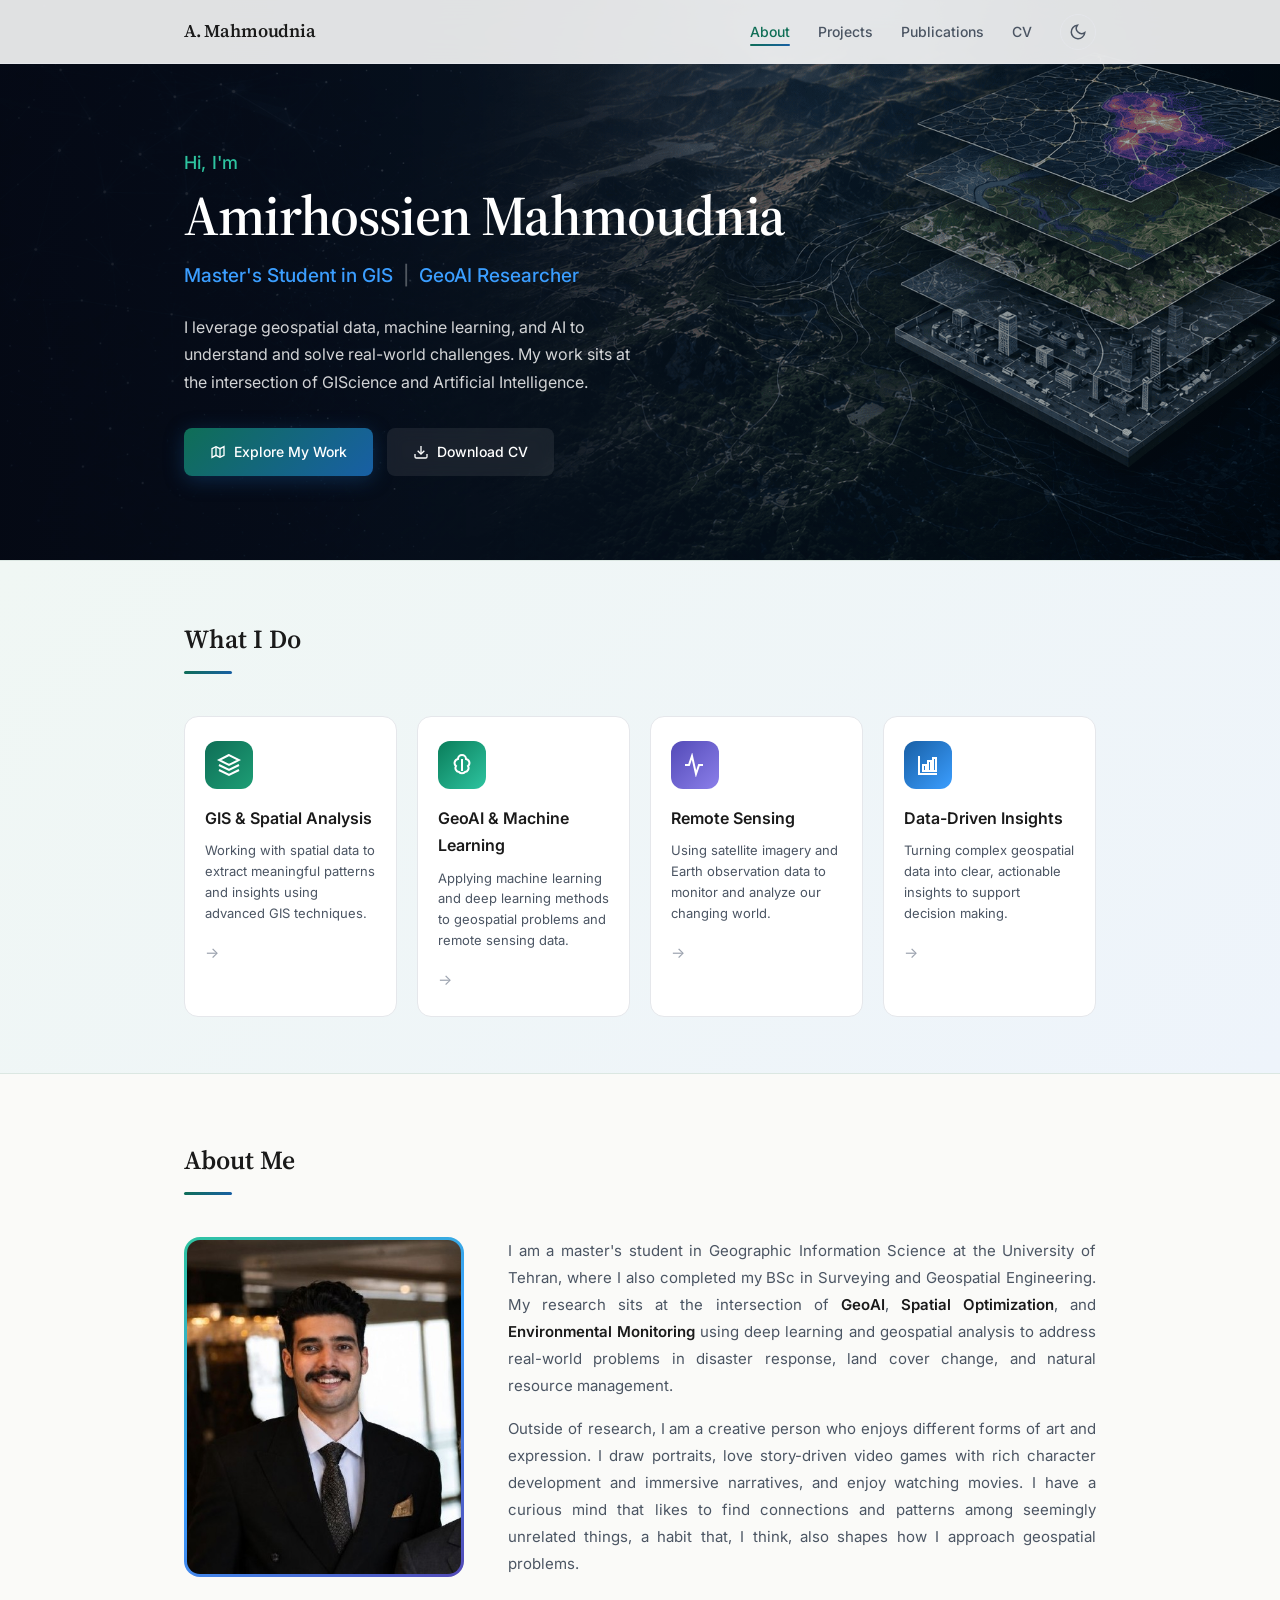
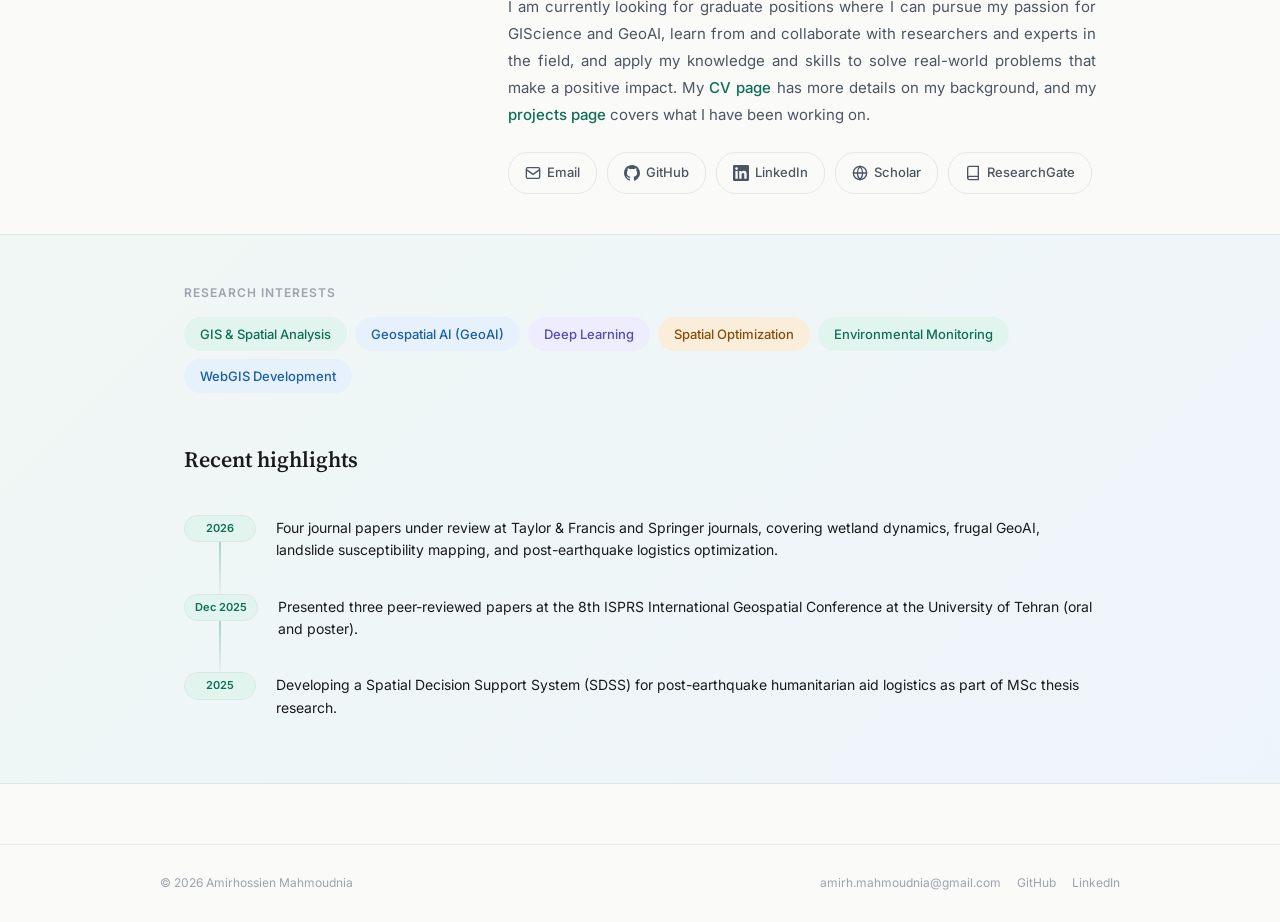
<file: index.html>
<!DOCTYPE html>
<html lang="en">
<head>
    <meta charset="UTF-8">
  <meta name="viewport" content="width=device-width, initial-scale=1.0">
  <link rel="preconnect" href="https://fonts.googleapis.com">
  <link rel="preconnect" href="https://fonts.gstatic.com" crossorigin>
  <link href="https://fonts.googleapis.com/css2?family=Source+Serif+4:opsz,wght@8..60,400;8..60,600&family=Inter:wght@400;500;600&display=swap" rel="stylesheet">
  <style>
:root {
  --navy: #0a1628;
  --teal: #0f6e56;
  --teal-light: #e1f5ee;
  --teal-mid: #1d9e75;
  --teal-bright: #2ec4a0;
  --blue: #185fa5;
  --blue-light: #e6f1fb;
  --blue-bright: #3b9eff;
  --coral: #d85a30;
  --purple-light: #eeedfe;
  --purple: #534ab7;
  --amber-light: #faeeda;
  --amber: #854f0b;
  --bg: #fafaf8;
  --surface: #ffffff;
  --surface-hover: #f5f5f3;
  --text: #1a1a1a;
  --text-secondary: #4b5563;
  --text-muted: #9ca3af;
  --border: #e5e7eb;
  --border-hover: #d1d5db;
  --shadow: rgba(0,0,0,0.06);
  --shadow-lg: rgba(0,0,0,0.1);
  --band-bg: linear-gradient(135deg, #f0f7f4 0%, #eef4fb 100%);
  --band-border: #dbe7e2;
  --font-display: 'Source Serif 4', Georgia, serif;
  --font-body: 'Inter', -apple-system, sans-serif;
  --max-width: 960px;
  --nav-height: 64px;
  --gradient-accent: linear-gradient(135deg, var(--teal) 0%, var(--blue) 100%);
  --gradient-accent-hover: linear-gradient(135deg, var(--teal-mid) 0%, var(--blue-bright) 100%);
}

[data-theme="dark"] {
  --navy: #c9d6e3;
  --teal-light: #0f2e24;
  --blue-light: #0d1f33;
  --purple-light: #1a1833;
  --amber-light: #2a1f0a;
  --bg: #0d1117;
  --surface: #161b22;
  --surface-hover: #1c2129;
  --text: #e6edf3;
  --text-secondary: #9ca3af;
  --text-muted: #6b7280;
  --border: #2d333b;
  --border-hover: #444c56;
  --shadow: rgba(0,0,0,0.3);
  --shadow-lg: rgba(0,0,0,0.5);
  --band-bg: linear-gradient(135deg, #101720 0%, #0f1a1e 100%);
  --band-border: #1e2a30;
}

[data-theme="dark"] .tag-teal { background: #0f2e24; color: #2ec4a0; }
[data-theme="dark"] .tag-blue { background: #0d1f33; color: #3b9eff; }
[data-theme="dark"] .tag-purple { background: #1a1833; color: #8b7fea; }
[data-theme="dark"] .tag-amber { background: #2a1f0a; color: #f0a830; }
[data-theme="dark"] .badge-published { background: #0f2e24; color: #2ec4a0; }
[data-theme="dark"] .badge-review { background: #2a1f0a; color: #f0a830; }
[data-theme="dark"] .nav { background: rgba(13,17,23,0.92); }
[data-theme="dark"] .nav-links { background: #161b22; }
[data-theme="dark"] .project-tags span { background: #21262d; border-color: var(--border); color: var(--text-muted); }
[data-theme="dark"] .skill-group h4 { color: var(--teal-bright); }
[data-theme="dark"] .pub-group h3 { color: var(--teal-bright); }
[data-theme="dark"] .section-title { border-bottom-color: #1a3a2e; }
[data-theme="dark"] .cv-entry { border-left-color: #1a3a2e; }
[data-theme="dark"] .cv-section h3 { border-bottom-color: var(--border); }

*, *::before, *::after { box-sizing: border-box; margin: 0; padding: 0; }
html { scroll-behavior: smooth; }
body { font-family: var(--font-body); color: var(--text); background: var(--bg); line-height: 1.7; font-size: 15px; -webkit-font-smoothing: antialiased; transition: background .3s, color .3s; }
a { color: var(--teal); text-decoration: none; transition: color .2s; }
a:hover { color: var(--teal-mid); }
img { max-width: 100%; display: block; }

/* NAV */
.nav { position:fixed; top:0; left:0; right:0; height:var(--nav-height); background:rgba(255,255,255,.88); backdrop-filter:blur(16px); -webkit-backdrop-filter:blur(16px); border-bottom:1px solid var(--border); z-index:100; display:flex; align-items:center; justify-content:center; transition: background .3s, border-color .3s; }
.nav-inner { width:100%; max-width:var(--max-width); padding:0 24px; display:flex; align-items:center; justify-content:space-between; }
.nav-name { font-family:var(--font-display); font-size:18px; font-weight:600; color:var(--text); letter-spacing:-.01em; }
.nav-links { display:flex; gap:28px; list-style:none; align-items:center; }
.nav-links a { color:var(--text-secondary); font-size:14px; font-weight:500; position:relative; padding:4px 0; }
.nav-links a:hover, .nav-links a.active { color:var(--teal); }
.nav-links a.active::after { content:''; position:absolute; bottom:-2px; left:0; right:0; height:2px; background:var(--gradient-accent); border-radius:1px; }
.theme-toggle { background:none; border:1px solid var(--border); border-radius:50%; width:36px; height:36px; cursor:pointer; display:flex; align-items:center; justify-content:center; transition:all .2s; color:var(--text-secondary); flex-shrink:0; }
.theme-toggle:hover { border-color:var(--teal); color:var(--teal); background:var(--teal-light); }
.theme-toggle svg { width:18px; height:18px; }
.hamburger { display:none; background:none; border:none; cursor:pointer; padding:8px; }
.hamburger span { display:block; width:20px; height:2px; background:var(--text); margin:5px 0; transition:.3s; border-radius:1px; }

/* ═══ NEW HERO (full-width background image) ═══ */
.hero { position:relative; min-height:560px; display:flex; align-items:center; overflow:hidden; }
.hero-bg-image { position:absolute; inset:0; z-index:0; background-image:url('images/hero.png'); background-size:cover; background-position:center right; background-repeat:no-repeat; }
/* Fallback gradient shows if image missing */
.hero-bg-fallback { position:absolute; inset:0; z-index:0; background:linear-gradient(165deg,#050d18 0%,#0a1628 30%,#0d2137 55%,#0a2e3e 75%,#082a20 100%); }
/* Dark overlay so text stays readable over any image */
.hero-overlay { position:absolute; inset:0; z-index:1; background:linear-gradient(90deg, rgba(5,10,22,0.92) 0%, rgba(7,16,30,0.82) 35%, rgba(8,25,40,0.45) 65%, rgba(8,30,45,0.15) 100%); }
.hero-content { position:relative; z-index:10; max-width:var(--max-width); margin:0 auto; padding:calc(var(--nav-height) + 70px) 24px 70px; width:100%; }
.hero-greeting { font-size:18px; color:var(--teal-bright); font-weight:500; margin-bottom:8px; letter-spacing:0.01em; }
.hero-text h1 { font-family:var(--font-display); font-size:56px; font-weight:600; color:#fff; margin-bottom:14px; letter-spacing:-0.02em; line-height:1.05; }
.hero-roles { font-size:19px; color:var(--blue-bright); font-weight:500; margin-bottom:22px; }
.hero-roles .sep { color:rgba(255,255,255,0.3); margin:0 10px; }
.hero-tagline { font-size:16px; line-height:1.7; color:rgba(255,255,255,0.82); max-width:460px; margin-bottom:32px; }
.hero-cta { display:flex; gap:14px; flex-wrap:wrap; }
.hero-cta .btn { padding:12px 26px; font-size:14px; }
.btn-hero-primary { background:var(--gradient-accent); color:#fff; box-shadow:0 4px 20px rgba(24,95,165,0.35); }
.btn-hero-primary:hover { background:var(--gradient-accent-hover); color:#fff; transform:translateY(-2px); box-shadow:0 6px 24px rgba(24,95,165,0.45); }
.btn-hero-ghost { background:rgba(255,255,255,0.08); color:#fff; border:1px solid rgba(255,255,255,0.25); backdrop-filter:blur(8px); }
.btn-hero-ghost:hover { background:rgba(255,255,255,0.16); color:#fff; border-color:rgba(255,255,255,0.4); transform:translateY(-2px); }

/* ═══ WHAT I DO ═══ */
.whatido { background:var(--band-bg); border-top:1px solid var(--band-border); border-bottom:1px solid var(--band-border); transition:background .3s, border-color .3s; }
.whatido-inner { max-width:var(--max-width); margin:0 auto; padding:56px 24px; }
.whatido h2 { font-family:var(--font-display); font-size:26px; font-weight:600; color:var(--text); margin-bottom:6px; position:relative; display:inline-block; }
.whatido h2::after { content:''; display:block; width:48px; height:3px; background:var(--gradient-accent); border-radius:2px; margin-top:10px; }
.whatido-grid { display:grid; grid-template-columns:repeat(4,1fr); gap:20px; margin-top:36px; }
.wi-card { background:var(--surface); border:1px solid var(--border); border-radius:14px; padding:24px 20px; transition:transform .25s, box-shadow .25s, border-color .25s; position:relative; overflow:hidden; }
.wi-card::before { content:''; position:absolute; top:0; left:0; right:0; height:3px; background:var(--wi-accent); opacity:0; transition:opacity .25s; }
.wi-card:hover { transform:translateY(-5px); box-shadow:0 14px 34px var(--shadow-lg); border-color:var(--border-hover); }
.wi-card:hover::before { opacity:1; }
.wi-icon { width:48px; height:48px; border-radius:12px; display:flex; align-items:center; justify-content:center; margin-bottom:16px; }
.wi-icon svg { width:24px; height:24px; color:#fff; }
.wi-card h3 { font-size:16px; font-weight:600; color:var(--text); margin-bottom:8px; }
.wi-card p { font-size:13px; line-height:1.6; color:var(--text-secondary); margin-bottom:16px; }
.wi-arrow { color:var(--text-muted); transition:transform .2s, color .2s; display:inline-block; }
.wi-card:hover .wi-arrow { color:var(--teal); transform:translateX(4px); }
.wi-icon-teal { background:linear-gradient(135deg,#0f6e56,#1d9e75); } .wi-card.c-teal { --wi-accent:linear-gradient(90deg,#0f6e56,#1d9e75); }
.wi-icon-green { background:linear-gradient(135deg,#0a7d5a,#2ec4a0); } .wi-card.c-green { --wi-accent:linear-gradient(90deg,#0a7d5a,#2ec4a0); }
.wi-icon-purple { background:linear-gradient(135deg,#534ab7,#8b7fea); } .wi-card.c-purple { --wi-accent:linear-gradient(90deg,#534ab7,#8b7fea); }
.wi-icon-blue { background:linear-gradient(135deg,#185fa5,#3b9eff); } .wi-card.c-blue { --wi-accent:linear-gradient(90deg,#185fa5,#3b9eff); }

/* ═══ ABOUT ME ═══ */
.about { background:var(--bg); transition:background .3s; }
.about-wrap { max-width:var(--max-width); margin:0 auto; padding:64px 24px 40px; }
.about h2 { font-family:var(--font-display); font-size:26px; font-weight:600; color:var(--text); margin-bottom:6px; position:relative; display:inline-block; }
.about h2::after { content:''; display:block; width:48px; height:3px; background:var(--gradient-accent); border-radius:2px; margin-top:10px; }
.about-inner { display:grid; grid-template-columns:280px 1fr; gap:44px; margin-top:36px; align-items:start; }
.about-photo { position:sticky; top:90px; }
.about-photo .photo-frame { width:280px; height:340px; border-radius:16px; overflow:hidden; padding:3px; background:linear-gradient(145deg,var(--teal-bright) 0%,var(--blue-bright) 50%,var(--purple) 100%); }
.about-photo .photo-frame img { width:100%; height:100%; object-fit:cover; border-radius:13px; }
.about-bio { font-size:15px; line-height:1.8; color:var(--text-secondary); text-align:justify; -webkit-hyphens:auto; hyphens:auto; }
.about-bio p { margin-bottom:16px; }
.about-bio p:last-of-type { margin-bottom:24px; }
.about-bio strong { color:var(--text); font-weight:600; }
.about-bio a { color:var(--teal); font-weight:500; }
.about-social { display:flex; gap:10px; align-items:center; flex-wrap:wrap; margin-top:4px; }
.about-social a { display:flex; align-items:center; gap:6px; font-size:13px; color:var(--text-secondary); padding:8px 16px; border:1px solid var(--border); border-radius:20px; transition:all .2s; }
.about-social a:hover { border-color:var(--teal); color:var(--teal); background:var(--teal-light); transform:translateY(-2px); }
.about-social a svg { width:16px; height:16px; }

/* Responsive for new sections */
@media(max-width:860px){ .whatido-grid { grid-template-columns:repeat(2,1fr); } }
@media(max-width:768px){
  .hero { min-height:auto; }
  .hero-text h1 { font-size:40px; }
  .hero-overlay { background:linear-gradient(180deg, rgba(5,10,22,0.9) 0%, rgba(8,25,40,0.75) 100%); }
  .hero-tagline { max-width:none; }
  .about-inner { grid-template-columns:1fr; gap:28px; }
  .about-photo { position:static; display:flex; justify-content:center; }
  .about-photo .photo-frame { width:220px; height:270px; }
}
@media(max-width:480px){
  .hero-text h1 { font-size:32px; }
  .whatido-grid { grid-template-columns:1fr; }
  .about-social a span { display:none; }
}
/* FEATURE BAND — distinct background for interests + highlights */
.feature-band { background:var(--band-bg); border-top:1px solid var(--band-border); border-bottom:1px solid var(--band-border); padding:48px 0; margin-bottom:0; transition:background .3s, border-color .3s; }
.interests { max-width:var(--max-width); margin:0 auto; padding:0 24px; }
.interests-label { font-size:12px; font-weight:600; text-transform:uppercase; letter-spacing:1px; color:var(--text-muted); margin-bottom:14px; }
.tags { display:flex; flex-wrap:wrap; gap:8px; }
.tag { font-size:13px; padding:6px 16px; border-radius:20px; font-weight:500; transition:transform .15s, box-shadow .15s; }
.tag:hover { transform:translateY(-2px); box-shadow:0 4px 12px var(--shadow); }
.tag-teal { background:var(--teal-light); color:var(--teal); }
.tag-blue { background:var(--blue-light); color:var(--blue); }
.tag-purple { background:var(--purple-light); color:var(--purple); }
.tag-amber { background:var(--amber-light); color:var(--amber); }

/* HIGHLIGHTS — changelog style */
.highlights { max-width:var(--max-width); margin:48px auto 0; padding:0 24px; }
.highlights h2 { font-family:var(--font-display); font-size:22px; font-weight:600; color:var(--text); margin-bottom:20px; }
.highlight-list { list-style:none; position:relative; }
.highlight-list li { padding:16px 0; display:flex; gap:20px; align-items:flex-start; font-size:14px; line-height:1.6; position:relative; }
.highlight-list li:not(:last-child)::before { content:''; position:absolute; left:35px; top:38px; bottom:-16px; width:2px; background:linear-gradient(var(--teal-mid), var(--border)); opacity:.4; }
.highlight-date { font-size:11px; color:var(--teal); background:var(--teal-light); border:1px solid var(--band-border); white-space:nowrap; min-width:72px; text-align:center; font-weight:600; padding:4px 10px; border-radius:14px; flex-shrink:0; transition:background .3s, color .3s; z-index:1; }
[data-theme="dark"] .highlight-date { color:var(--teal-bright); background:#0f2e24; }
.highlight-text { padding-top:2px; }

/* PAGE SECTIONS */
.page-header { padding-top:calc(var(--nav-height) + 48px); padding-bottom:40px; max-width:var(--max-width); margin:0 auto; padding-left:24px; padding-right:24px; }
.page-header h1 { font-family:var(--font-display); font-size:32px; font-weight:600; color:var(--text); margin-bottom:8px; }
.page-header p { color:var(--text-secondary); font-size:15px; }
.section { max-width:var(--max-width); margin:0 auto 48px; padding:0 24px; }
.section-title { font-family:var(--font-display); font-size:20px; font-weight:600; color:var(--text); margin-bottom:20px; padding-bottom:10px; border-bottom:2px solid var(--teal-light); transition: border-color .3s; }

/* PROJECT CARDS */
.project-grid { display:grid; grid-template-columns:repeat(auto-fill,minmax(280px,1fr)); gap:20px; }
.project-card { background:var(--surface); border:1px solid var(--border); border-radius:12px; overflow:hidden; transition:transform .25s,box-shadow .25s,border-color .25s; }
.project-card:hover { transform:translateY(-4px); box-shadow:0 12px 32px var(--shadow-lg); border-color:var(--border-hover); }
.project-thumb { height:140px; display:flex; align-items:center; justify-content:center; position:relative; overflow:hidden; }
.project-thumb svg { width:40px; height:40px; opacity:.5; color:#fff; }
.project-body { padding:20px; }
.project-body h3 { font-size:16px; font-weight:600; margin-bottom:8px; color:var(--text); line-height:1.3; }
.project-body p { font-size:13px; color:var(--text-secondary); line-height:1.6; margin-bottom:14px; }
.project-tags { display:flex; flex-wrap:wrap; gap:6px; margin-bottom:14px; }
.project-tags span { font-size:11px; padding:3px 10px; background:var(--bg); color:var(--text-muted); border-radius:12px; border:1px solid var(--border); transition: background .3s, border-color .3s; }
.project-link { font-size:13px; font-weight:500; display:inline-flex; align-items:center; gap:6px; }
.project-link svg { width:14px; height:14px; }

/* PUBLICATIONS */
.pub-group { margin-bottom:36px; }
.pub-group h3 { font-size:14px; font-weight:600; text-transform:uppercase; letter-spacing:.5px; color:var(--teal); margin-bottom:16px; }
.pub-item { padding:16px 20px; background:var(--surface); border:1px solid var(--border); border-radius:10px; margin-bottom:12px; transition:border-color .2s, box-shadow .2s, background .3s; }
.pub-item:hover { border-color:var(--teal-mid); box-shadow:0 4px 16px var(--shadow); }
.pub-title { font-size:15px; font-weight:600; color:var(--text); margin-bottom:6px; line-height:1.4; }
.pub-authors { font-size:13px; color:var(--text-secondary); margin-bottom:4px; }
.pub-venue { font-size:13px; color:var(--text-muted); font-style:italic; }
.pub-meta { display:flex; align-items:center; gap:12px; margin-top:10px; }
.pub-badge { font-size:11px; font-weight:600; padding:3px 10px; border-radius:12px; }
.badge-published { background:var(--teal-light); color:var(--teal); }
.badge-review { background:var(--amber-light); color:var(--amber); }

/* CV PAGE */
.cv-actions { display:flex; gap:12px; margin-bottom:36px; flex-wrap:wrap; }
.btn { display:inline-flex; align-items:center; gap:8px; padding:10px 24px; border-radius:8px; font-size:14px; font-weight:500; border:none; cursor:pointer; transition:all .2s; text-decoration:none; }
.btn-primary { background:var(--gradient-accent); color:#fff; }
.btn-primary:hover { background:var(--gradient-accent-hover); color:#fff; box-shadow:0 4px 16px rgba(15,110,86,0.3); }
.btn-outline { background:transparent; color:var(--text-secondary); border:1px solid var(--border); }
.btn-outline:hover { border-color:var(--teal); color:var(--teal); }
.btn svg { width:16px; height:16px; }
.cv-section { margin-bottom:36px; }
.cv-section h3 { font-family:var(--font-display); font-size:18px; font-weight:600; color:var(--text); margin-bottom:16px; padding-bottom:8px; border-bottom:1px solid var(--border); }
.cv-entry { margin-bottom:20px; padding-left:16px; border-left:2px solid var(--teal-light); }
.cv-entry-header { display:flex; justify-content:space-between; align-items:baseline; flex-wrap:wrap; gap:8px; margin-bottom:4px; }
.cv-entry h4 { font-size:15px; font-weight:600; color:var(--text); }
.cv-entry .date { font-size:13px; color:var(--text-muted); white-space:nowrap; }
.cv-entry .subtitle { font-size:13px; color:var(--text-secondary); font-style:italic; margin-bottom:6px; }
.cv-entry p { font-size:14px; color:var(--text-secondary); line-height:1.6; }
.skills-grid { display:grid; grid-template-columns:1fr 1fr; gap:12px; }
.skill-group h4 { font-size:13px; font-weight:600; color:var(--teal); text-transform:uppercase; letter-spacing:.5px; margin-bottom:6px; }
.skill-group p { font-size:14px; color:var(--text-secondary); line-height:1.6; }

/* FOOTER */
.footer { border-top:1px solid var(--border); padding:28px 24px; margin-top:60px; transition: border-color .3s; }
.footer-inner { max-width:var(--max-width); margin:0 auto; display:flex; justify-content:space-between; align-items:center; flex-wrap:wrap; gap:12px; }
.footer p { font-size:12px; color:var(--text-muted); }
.footer-links { display:flex; gap:16px; }
.footer-links a { color:var(--text-muted); font-size:12px; }
.footer-links a:hover { color:var(--teal); }

/* RESPONSIVE (shared nav/layout) */
@media(max-width:768px) {
  .nav-links { display:none; position:absolute; top:var(--nav-height); left:0; right:0; background:var(--surface); flex-direction:column; padding:16px 24px; gap:0; border-bottom:1px solid var(--border); box-shadow:0 8px 24px var(--shadow); }
  .nav-links.open { display:flex; }
  .nav-links a { padding:12px 0; border-bottom:1px solid var(--border); }
  .nav-links a:last-child { border-bottom:none; }
  .nav-links a.active::after { display:none; }
  .hamburger { display:block; }
  .project-grid { grid-template-columns:1fr; }
  .skills-grid { grid-template-columns:1fr; }
  .footer-inner { justify-content:center; text-align:center; }
  .page-header h1 { font-size:26px; }
}
  </style>
  <title>Amirhossien Mahmoudnia | GIS &amp; Geospatial AI</title>
  <meta name="description" content="Amirhossien Mahmoudnia — MSc student in GIS at the University of Tehran. Research in GeoAI, Spatial Optimization, Remote Sensing, and Environmental Monitoring.">
</head>
<body>
  <nav class="nav"><div class="nav-inner">
    <a href="index.html" class="nav-name">A. Mahmoudnia</a>
    <ul class="nav-links">
      <li><a href="index.html" class="active">About</a></li>
      <li><a href="projects.html">Projects</a></li>
      <li><a href="publications.html">Publications</a></li>
      <li><a href="cv.html">CV</a></li>
      <li><button class="theme-toggle" aria-label="Toggle theme"></button></li>
    </ul>
    <button class="hamburger" aria-label="Toggle menu"><span></span><span></span><span></span></button>
  </div></nav>

  <!-- ═══ HERO ═══ -->
  <section class="hero">
    <div class="hero-bg-fallback"></div>
    <div class="hero-bg-image"></div>
    <div class="hero-overlay"></div>
    <div class="hero-content">
      <div class="hero-text">
        <p class="hero-greeting">Hi, I'm</p>
        <h1>Amirhossien Mahmoudnia</h1>
        <p class="hero-roles">Master's Student in GIS<span class="sep">|</span>GeoAI Researcher</p>
        <p class="hero-tagline">I leverage geospatial data, machine learning, and AI to understand and solve real-world challenges. My work sits at the intersection of GIScience and Artificial Intelligence.</p>
        <div class="hero-cta">
          <a href="projects.html" class="btn btn-hero-primary">
            <svg viewBox="0 0 24 24" fill="none" stroke="currentColor" stroke-width="2"><path d="M3 7l6-3 6 3 6-3v13l-6 3-6-3-6 3z"/><path d="M9 4v13"/><path d="M15 7v13"/></svg>
            Explore My Work
          </a>
          <a href="cv.html" class="btn btn-hero-ghost">
            <svg viewBox="0 0 24 24" fill="none" stroke="currentColor" stroke-width="2"><path d="M21 15v4a2 2 0 01-2 2H5a2 2 0 01-2-2v-4"/><polyline points="7 10 12 15 17 10"/><line x1="12" y1="15" x2="12" y2="3"/></svg>
            Download CV
          </a>
        </div>
      </div>
    </div>
  </section>

  <!-- ═══ WHAT I DO ═══ -->
  <section class="whatido">
    <div class="whatido-inner">
    <h2>What I Do</h2>
    <div class="whatido-grid">
      <div class="wi-card c-teal">
        <div class="wi-icon wi-icon-teal"><svg viewBox="0 0 24 24" fill="none" stroke="currentColor" stroke-width="2"><path d="M12 2L2 7l10 5 10-5-10-5z"/><path d="M2 17l10 5 10-5"/><path d="M2 12l10 5 10-5"/></svg></div>
        <h3>GIS &amp; Spatial Analysis</h3>
        <p>Working with spatial data to extract meaningful patterns and insights using advanced GIS techniques.</p>
        <a href="projects.html" class="wi-arrow" aria-label="Learn more">&rarr;</a>
      </div>
      <div class="wi-card c-green">
        <div class="wi-icon wi-icon-green"><svg viewBox="0 0 24 24" fill="none" stroke="currentColor" stroke-width="2"><path d="M12 2a4 4 0 00-4 4 4 4 0 00-2 7 4 4 0 003 6 4 4 0 006 0 4 4 0 003-6 4 4 0 00-2-7 4 4 0 00-4-4z"/><path d="M12 6v12"/></svg></div>
        <h3>GeoAI &amp; Machine Learning</h3>
        <p>Applying machine learning and deep learning methods to geospatial problems and remote sensing data.</p>
        <a href="projects.html" class="wi-arrow" aria-label="Learn more">&rarr;</a>
      </div>
      <div class="wi-card c-purple">
        <div class="wi-icon wi-icon-purple"><svg viewBox="0 0 24 24" fill="none" stroke="currentColor" stroke-width="2"><path d="M2 12h4l3-9 4 18 3-9h4"/></svg></div>
        <h3>Remote Sensing</h3>
        <p>Using satellite imagery and Earth observation data to monitor and analyze our changing world.</p>
        <a href="projects.html" class="wi-arrow" aria-label="Learn more">&rarr;</a>
      </div>
      <div class="wi-card c-blue">
        <div class="wi-icon wi-icon-blue"><svg viewBox="0 0 24 24" fill="none" stroke="currentColor" stroke-width="2"><path d="M3 3v18h18"/><rect x="7" y="12" width="3" height="6"/><rect x="12" y="8" width="3" height="10"/><rect x="17" y="5" width="3" height="13"/></svg></div>
        <h3>Data-Driven Insights</h3>
        <p>Turning complex geospatial data into clear, actionable insights to support decision making.</p>
        <a href="projects.html" class="wi-arrow" aria-label="Learn more">&rarr;</a>
      </div>
    </div>
    </div>
  </section>

  <!-- ═══ ABOUT ME ═══ -->
  <section class="about">
    <div class="about-wrap">
    <h2>About Me</h2>
    <div class="about-inner">
      <div class="about-photo">
        <div class="photo-frame">
          <img src="images/scol.jpg" alt="Amirhossien Mahmoudnia">
        </div>
      </div>
      <div class="about-bio">
        <p>I am a master's student in Geographic Information Science at the University of Tehran, where I also completed my BSc in Surveying and Geospatial Engineering. My research sits at the intersection of <strong>GeoAI</strong>, <strong>Spatial Optimization</strong>, and <strong>Environmental Monitoring</strong> using deep learning and geospatial analysis to address real-world problems in disaster response, land cover change, and natural resource management.</p>
        <p>Outside of research, I am a creative person who enjoys different forms of art and expression. I draw portraits, love story-driven video games with rich character development and immersive narratives, and enjoy watching movies. I have a curious mind that likes to find connections and patterns among seemingly unrelated things, a habit that, I think, also shapes how I approach geospatial problems.</p>
        <p>I am currently looking for graduate positions where I can pursue my passion for GIScience and GeoAI, learn from and collaborate with researchers and experts in the field, and apply my knowledge and skills to solve real-world problems that make a positive impact. My <a href="cv.html">CV page</a> has more details on my background, and my <a href="projects.html">projects page</a> covers what I have been working on.</p>
        <div class="about-social">
          <a href="mailto:amirh.mahmoudnia@gmail.com"><svg viewBox="0 0 24 24" fill="none" stroke="currentColor" stroke-width="2"><rect x="2" y="4" width="20" height="16" rx="2"/><path d="M22 7l-10 7L2 7"/></svg><span>Email</span></a>
          <a href="https://github.com/amirtistein" target="_blank" rel="noopener"><svg viewBox="0 0 24 24" fill="currentColor"><path d="M12 0C5.37 0 0 5.37 0 12c0 5.3 3.44 9.8 8.21 11.39.6.11.79-.26.79-.58v-2.17c-3.34.73-4.03-1.41-4.03-1.41-.55-1.39-1.33-1.76-1.33-1.76-1.09-.74.08-.73.08-.73 1.2.09 1.84 1.24 1.84 1.24 1.07 1.83 2.81 1.3 3.5 1 .1-.78.42-1.3.76-1.6-2.67-.3-5.47-1.33-5.47-5.93 0-1.31.47-2.38 1.24-3.22-.13-.3-.54-1.52.12-3.18 0 0 1.01-.32 3.3 1.23.96-.27 1.98-.4 3-.4s2.04.14 3 .4c2.28-1.55 3.29-1.23 3.29-1.23.66 1.66.25 2.88.12 3.18.77.84 1.24 1.91 1.24 3.22 0 4.61-2.81 5.63-5.48 5.92.43.37.81 1.1.81 2.22v3.29c0 .32.19.69.8.58C20.57 21.8 24 17.3 24 12c0-6.63-5.37-12-12-12z"/></svg><span>GitHub</span></a>
          <a href="https://linkedin.com/in/amir-hosieen-mahmoudnia" target="_blank" rel="noopener"><svg viewBox="0 0 24 24" fill="currentColor"><path d="M20.45 20.45h-3.55v-5.57c0-1.33-.02-3.04-1.85-3.04-1.85 0-2.14 1.45-2.14 2.94v5.67H9.36V9h3.41v1.56h.05c.48-.9 1.64-1.85 3.37-1.85 3.6 0 4.27 2.37 4.27 5.46v6.28zM5.34 7.43a2.06 2.06 0 110-4.12 2.06 2.06 0 010 4.12zM7.12 20.45H3.56V9h3.56v11.45zM22.23 0H1.77C.79 0 0 .77 0 1.73v20.54C0 23.23.79 24 1.77 24h20.45c.98 0 1.78-.77 1.78-1.73V1.73C24 .77 23.2 0 22.22 0z"/></svg><span>LinkedIn</span></a>
          <a href="https://scholar.google.com/citations?hl=en&user=9_AuQSsAAAAJ" target="_blank" rel="noopener"><svg viewBox="0 0 24 24" fill="none" stroke="currentColor" stroke-width="2"><circle cx="12" cy="12" r="10"/><path d="M2 12h20M12 2a15.3 15.3 0 014 10 15.3 15.3 0 01-4 10 15.3 15.3 0 01-4-10A15.3 15.3 0 0112 2z"/></svg><span>Scholar</span></a>
          <a href="#" target="_blank" rel="noopener"><svg viewBox="0 0 24 24" fill="none" stroke="currentColor" stroke-width="2"><path d="M4 19.5A2.5 2.5 0 016.5 17H20"/><path d="M6.5 2H20v20H6.5A2.5 2.5 0 014 19.5v-15A2.5 2.5 0 016.5 2z"/></svg><span>ResearchGate</span></a>
        </div>
      </div>
    </div>
    </div>
  </section>

  <div class="feature-band">
    <div class="interests">
      <p class="interests-label">Research interests</p>
      <div class="tags">
        <span class="tag tag-teal">GIS &amp; Spatial Analysis</span>
        <span class="tag tag-blue">Geospatial AI (GeoAI)</span>
        <span class="tag tag-purple">Deep Learning</span>
        <span class="tag tag-amber">Spatial Optimization</span>
        <span class="tag tag-teal">Environmental Monitoring</span>
        <span class="tag tag-blue">WebGIS Development</span>
      </div>
    </div>

    <div class="highlights">
      <h2>Recent highlights</h2>
      <ul class="highlight-list">
        <li><span class="highlight-date">2026</span><span class="highlight-text">Four journal papers under review at Taylor &amp; Francis and Springer journals, covering wetland dynamics, frugal GeoAI, landslide susceptibility mapping, and post-earthquake logistics optimization.</span></li>
        <li><span class="highlight-date">Dec 2025</span><span class="highlight-text">Presented three peer-reviewed papers at the 8th ISPRS International Geospatial Conference at the University of Tehran (oral and poster).</span></li>
        <li><span class="highlight-date">2025</span><span class="highlight-text">Developing a Spatial Decision Support System (SDSS) for post-earthquake humanitarian aid logistics as part of MSc thesis research.</span></li>
      </ul>
    </div>
  </div>

  <footer class="footer"><div class="footer-inner">
    <p>&copy; 2026 Amirhossien Mahmoudnia</p>
    <div class="footer-links">
      <a href="mailto:amirh.mahmoudnia@gmail.com">amirh.mahmoudnia@gmail.com</a>
      <a href="https://github.com/amirtistein" target="_blank">GitHub</a>
      <a href="https://www.linkedin.com/in/amir-hosieen-mahmoudnia-32108b266/?lipi=urn%3Ali%3Apage%3Ad_flagship3_profile_view_base_contact_details%3BdMmPex4LQoWhzjEroVYdAQ%3D%3D" target="_blank">LinkedIn</a>
    </div>
  </div></footer>
  <script>
(function(){
  var t=localStorage.getItem('theme');
  if(t)document.documentElement.setAttribute('data-theme',t);
  else if(window.matchMedia&&window.matchMedia('(prefers-color-scheme:dark)').matches)document.documentElement.setAttribute('data-theme','dark');
})();
document.addEventListener('DOMContentLoaded',function(){
  // Mobile nav
  var h=document.querySelector('.hamburger'),n=document.querySelector('.nav-links');
  if(h)h.addEventListener('click',function(){n.classList.toggle('open');var b=h.querySelectorAll('span');h.classList.toggle('active');if(h.classList.contains('active')){b[0].style.transform='rotate(45deg) translate(5px,5px)';b[1].style.opacity='0';b[2].style.transform='rotate(-45deg) translate(5px,-5px)'}else{b[0].style.transform='';b[1].style.opacity='';b[2].style.transform=''}});
  document.querySelectorAll('.nav-links a').forEach(function(l){l.addEventListener('click',function(){if(n)n.classList.remove('open');if(h){h.classList.remove('active');var b=h.querySelectorAll('span');b[0].style.transform='';b[1].style.opacity='';b[2].style.transform=''}})});
  // Nav shadow
  var nav=document.querySelector('.nav');
  window.addEventListener('scroll',function(){nav.style.boxShadow=window.scrollY>10?'0 2px 12px '+getComputedStyle(document.documentElement).getPropertyValue('--shadow'):'none'});
  // Theme toggle
  var btn=document.querySelector('.theme-toggle');
  if(btn){
    function updateIcon(){
      var dark=document.documentElement.getAttribute('data-theme')==='dark';
      btn.innerHTML=dark?'<svg viewBox="0 0 24 24" fill="none" stroke="currentColor" stroke-width="2"><circle cx="12" cy="12" r="5"/><path d="M12 1v2M12 21v2M4.22 4.22l1.42 1.42M18.36 18.36l1.42 1.42M1 12h2M21 12h2M4.22 19.78l1.42-1.42M18.36 5.64l1.42-1.42"/></svg>':'<svg viewBox="0 0 24 24" fill="none" stroke="currentColor" stroke-width="2"><path d="M21 12.79A9 9 0 1111.21 3 7 7 0 0021 12.79z"/></svg>';
      btn.setAttribute('aria-label',dark?'Switch to light mode':'Switch to dark mode');
    }
    updateIcon();
    btn.addEventListener('click',function(){
      var cur=document.documentElement.getAttribute('data-theme');
      var next=cur==='dark'?'light':'dark';
      document.documentElement.setAttribute('data-theme',next);
      localStorage.setItem('theme',next);
      updateIcon();
    });
  }
});
</script>
</body>
</html>
</file>
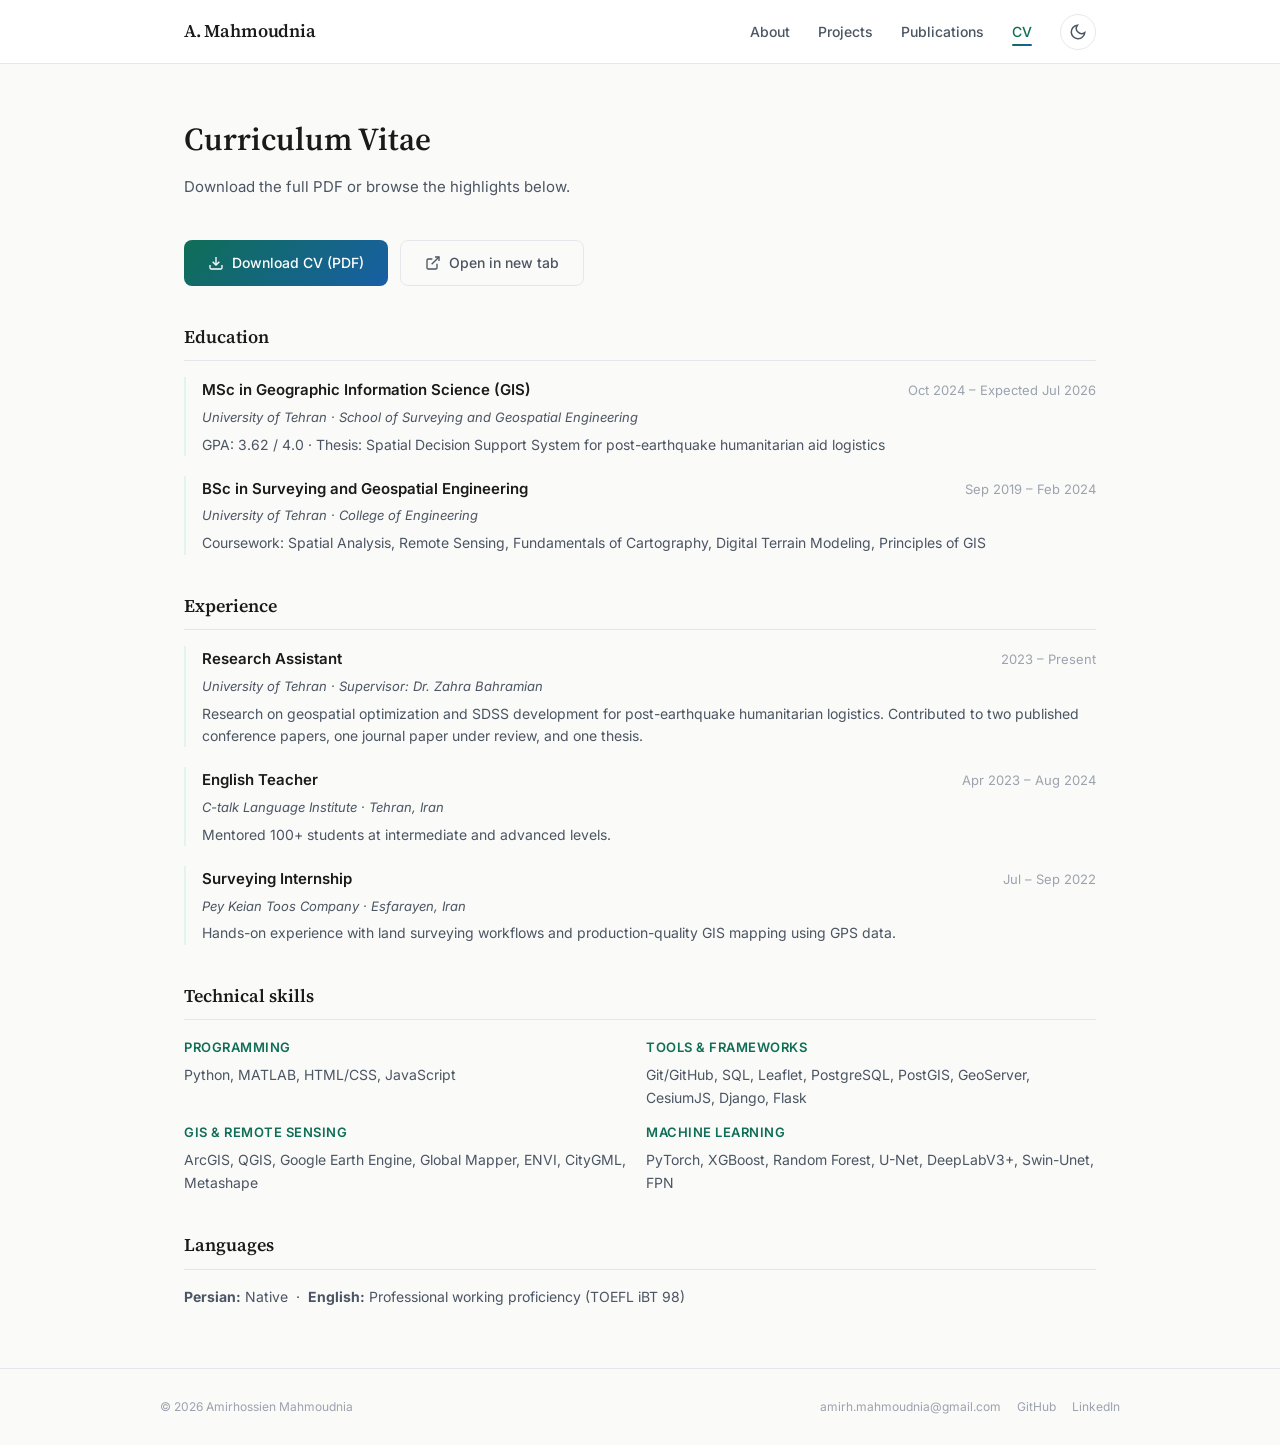
<file: cv.html>
<!DOCTYPE html>
<html lang="en">
<head>
    <meta charset="UTF-8">
  <meta name="viewport" content="width=device-width, initial-scale=1.0">
  <link rel="preconnect" href="https://fonts.googleapis.com">
  <link rel="preconnect" href="https://fonts.gstatic.com" crossorigin>
  <link href="https://fonts.googleapis.com/css2?family=Source+Serif+4:opsz,wght@8..60,400;8..60,600&family=Inter:wght@400;500;600&display=swap" rel="stylesheet">
  <style>
:root {
  --navy: #0a1628;
  --teal: #0f6e56;
  --teal-light: #e1f5ee;
  --teal-mid: #1d9e75;
  --teal-bright: #2ec4a0;
  --blue: #185fa5;
  --blue-light: #e6f1fb;
  --blue-bright: #3b9eff;
  --coral: #d85a30;
  --purple-light: #eeedfe;
  --purple: #534ab7;
  --amber-light: #faeeda;
  --amber: #854f0b;
  --bg: #fafaf8;
  --surface: #ffffff;
  --surface-hover: #f5f5f3;
  --text: #1a1a1a;
  --text-secondary: #4b5563;
  --text-muted: #9ca3af;
  --border: #e5e7eb;
  --border-hover: #d1d5db;
  --shadow: rgba(0,0,0,0.06);
  --shadow-lg: rgba(0,0,0,0.1);
  --font-display: 'Source Serif 4', Georgia, serif;
  --font-body: 'Inter', -apple-system, sans-serif;
  --max-width: 960px;
  --nav-height: 64px;
  --gradient-accent: linear-gradient(135deg, var(--teal) 0%, var(--blue) 100%);
  --gradient-accent-hover: linear-gradient(135deg, var(--teal-mid) 0%, var(--blue-bright) 100%);
}

[data-theme="dark"] {
  --navy: #c9d6e3;
  --teal-light: #0f2e24;
  --blue-light: #0d1f33;
  --purple-light: #1a1833;
  --amber-light: #2a1f0a;
  --bg: #0d1117;
  --surface: #161b22;
  --surface-hover: #1c2129;
  --text: #e6edf3;
  --text-secondary: #9ca3af;
  --text-muted: #6b7280;
  --border: #2d333b;
  --border-hover: #444c56;
  --shadow: rgba(0,0,0,0.3);
  --shadow-lg: rgba(0,0,0,0.5);
}

[data-theme="dark"] .tag-teal { background: #0f2e24; color: #2ec4a0; }
[data-theme="dark"] .tag-blue { background: #0d1f33; color: #3b9eff; }
[data-theme="dark"] .tag-purple { background: #1a1833; color: #8b7fea; }
[data-theme="dark"] .tag-amber { background: #2a1f0a; color: #f0a830; }
[data-theme="dark"] .badge-published { background: #0f2e24; color: #2ec4a0; }
[data-theme="dark"] .badge-review { background: #2a1f0a; color: #f0a830; }
[data-theme="dark"] .nav { background: rgba(13,17,23,0.92); }
[data-theme="dark"] .nav-links { background: #161b22; }
[data-theme="dark"] .project-tags span { background: #21262d; border-color: var(--border); color: var(--text-muted); }
[data-theme="dark"] .skill-group h4 { color: var(--teal-bright); }
[data-theme="dark"] .pub-group h3 { color: var(--teal-bright); }
[data-theme="dark"] .section-title { border-bottom-color: #1a3a2e; }
[data-theme="dark"] .cv-entry { border-left-color: #1a3a2e; }
[data-theme="dark"] .cv-section h3 { border-bottom-color: var(--border); }

*, *::before, *::after { box-sizing: border-box; margin: 0; padding: 0; }
html { scroll-behavior: smooth; }
body { font-family: var(--font-body); color: var(--text); background: var(--bg); line-height: 1.7; font-size: 15px; -webkit-font-smoothing: antialiased; transition: background .3s, color .3s; }
a { color: var(--teal); text-decoration: none; transition: color .2s; }
a:hover { color: var(--teal-mid); }
img { max-width: 100%; display: block; }

/* NAV */
.nav { position:fixed; top:0; left:0; right:0; height:var(--nav-height); background:rgba(255,255,255,.88); backdrop-filter:blur(16px); -webkit-backdrop-filter:blur(16px); border-bottom:1px solid var(--border); z-index:100; display:flex; align-items:center; justify-content:center; transition: background .3s, border-color .3s; }
.nav-inner { width:100%; max-width:var(--max-width); padding:0 24px; display:flex; align-items:center; justify-content:space-between; }
.nav-name { font-family:var(--font-display); font-size:18px; font-weight:600; color:var(--text); letter-spacing:-.01em; }
.nav-links { display:flex; gap:28px; list-style:none; align-items:center; }
.nav-links a { color:var(--text-secondary); font-size:14px; font-weight:500; position:relative; padding:4px 0; }
.nav-links a:hover, .nav-links a.active { color:var(--teal); }
.nav-links a.active::after { content:''; position:absolute; bottom:-2px; left:0; right:0; height:2px; background:var(--gradient-accent); border-radius:1px; }
.theme-toggle { background:none; border:1px solid var(--border); border-radius:50%; width:36px; height:36px; cursor:pointer; display:flex; align-items:center; justify-content:center; transition:all .2s; color:var(--text-secondary); flex-shrink:0; }
.theme-toggle:hover { border-color:var(--teal); color:var(--teal); background:var(--teal-light); }
.theme-toggle svg { width:18px; height:18px; }
.hamburger { display:none; background:none; border:none; cursor:pointer; padding:8px; }
.hamburger span { display:block; width:20px; height:2px; background:var(--text); margin:5px 0; transition:.3s; border-radius:1px; }

/* HERO */
.hero { position:relative; overflow:hidden; }
.hero-bg-wrap { position:absolute; top:0; left:0; right:0; bottom:0; background:linear-gradient(165deg, #050d18 0%, #0a1628 30%, #0d2137 50%, #0a2e3e 70%, #082a20 100%); z-index:0; }
.hero-bg-glow { position:absolute; width:600px; height:600px; border-radius:50%; top:-100px; right:-100px; background:radial-gradient(circle, rgba(29,158,117,0.15) 0%, rgba(24,95,165,0.08) 40%, transparent 70%); z-index:1; }
.hero-bg-glow2 { position:absolute; width:400px; height:400px; border-radius:50%; bottom:-50px; left:-50px; background:radial-gradient(circle, rgba(24,95,165,0.12) 0%, transparent 60%); z-index:1; }
.hero-bg-svg { position:absolute; top:0; left:0; right:0; bottom:0; opacity:0.07; z-index:2; }
.hero-grid-overlay { position:absolute; top:0; left:0; right:0; bottom:0; opacity:0.03; z-index:2; background-image: linear-gradient(rgba(255,255,255,.5) 1px, transparent 1px), linear-gradient(90deg, rgba(255,255,255,.5) 1px, transparent 1px); background-size: 60px 60px; }
.hero-content { position:relative; z-index:10; max-width:var(--max-width); margin:0 auto; padding:calc(var(--nav-height) + 60px) 24px 60px; display:grid; grid-template-columns:1fr 260px; gap:48px; align-items:start; }
.hero-text h1 { font-family:var(--font-display); font-size:36px; font-weight:600; color:#fff; margin-bottom:6px; letter-spacing:-.02em; line-height:1.2; }
.hero-subtitle { font-size:16px; color:rgba(255,255,255,0.75); margin-bottom:6px; }
.hero-affiliation { font-size:13px; color:rgba(255,255,255,0.5); margin-bottom:28px; display:flex; align-items:center; gap:6px; }
.hero-affiliation svg { width:14px; height:14px; flex-shrink:0; }
.hero-bio { font-size:15px; line-height:1.75; color:rgba(255,255,255,0.85); margin-bottom:28px; }
.hero-bio a { color: var(--teal-bright); }
.hero-bio a:hover { color: #5ee8c8; }
.hero-bio p { margin-bottom:14px; }
.hero-bio p:last-child { margin-bottom:0; }
.hero-bio strong { color:#fff; }
.social-links { display:flex; gap:10px; align-items:center; flex-wrap:wrap; }
.social-links a { display:flex; align-items:center; gap:6px; font-size:13px; color:rgba(255,255,255,0.7); padding:6px 14px; border:1px solid rgba(255,255,255,0.15); border-radius:20px; transition:all .2s; }
.social-links a:hover { border-color:var(--teal-bright); color:#fff; background:rgba(46,196,160,0.12); }
.social-links a svg { width:16px; height:16px; }
.hero-photo { display:flex; flex-direction:column; align-items:center; gap:12px; }
.photo-frame { width:220px; height:270px; border-radius:16px; overflow:hidden; padding:3px; background:linear-gradient(145deg, var(--teal-bright) 0%, var(--blue-bright) 50%, var(--purple) 100%); position:relative; }
.photo-frame img { width:100%; height:100%; object-fit:cover; border-radius:13px; }
.photo-placeholder { width:100%; height:100%; border-radius:13px; background:rgba(0,0,0,0.3); display:flex; flex-direction:column; align-items:center; justify-content:center; color:rgba(255,255,255,0.4); font-size:13px; }
.photo-placeholder svg { width:60px; height:60px; margin-bottom:8px; opacity:.5; }

/* INTERESTS */
.interests { max-width:var(--max-width); margin:0 auto 60px; padding:0 24px; }
.interests-label { font-size:12px; font-weight:600; text-transform:uppercase; letter-spacing:1px; color:var(--text-muted); margin-bottom:14px; }
.tags { display:flex; flex-wrap:wrap; gap:8px; }
.tag { font-size:13px; padding:6px 16px; border-radius:20px; font-weight:500; transition:transform .15s; }
.tag:hover { transform:translateY(-1px); }
.tag-teal { background:var(--teal-light); color:var(--teal); }
.tag-blue { background:var(--blue-light); color:var(--blue); }
.tag-purple { background:var(--purple-light); color:var(--purple); }
.tag-amber { background:var(--amber-light); color:var(--amber); }

/* HIGHLIGHTS */
.highlights { max-width:var(--max-width); margin:0 auto 60px; padding:0 24px; }
.highlights h2 { font-family:var(--font-display); font-size:22px; font-weight:600; color:var(--text); margin-bottom:20px; }
.highlight-list { list-style:none; }
.highlight-list li { padding:14px 0; border-bottom:1px solid var(--border); display:flex; gap:16px; align-items:baseline; font-size:14px; line-height:1.6; transition: border-color .3s; }
.highlight-list li:last-child { border-bottom:none; }
.highlight-date { font-size:12px; color:var(--text-muted); white-space:nowrap; min-width:70px; font-weight:600; }

/* PAGE SECTIONS */
.page-header { padding-top:calc(var(--nav-height) + 48px); padding-bottom:40px; max-width:var(--max-width); margin:0 auto; padding-left:24px; padding-right:24px; }
.page-header h1 { font-family:var(--font-display); font-size:32px; font-weight:600; color:var(--text); margin-bottom:8px; }
.page-header p { color:var(--text-secondary); font-size:15px; }
.section { max-width:var(--max-width); margin:0 auto 48px; padding:0 24px; }
.section-title { font-family:var(--font-display); font-size:20px; font-weight:600; color:var(--text); margin-bottom:20px; padding-bottom:10px; border-bottom:2px solid var(--teal-light); transition: border-color .3s; }

/* PROJECT CARDS */
.project-grid { display:grid; grid-template-columns:repeat(auto-fill,minmax(280px,1fr)); gap:20px; }
.project-card { background:var(--surface); border:1px solid var(--border); border-radius:12px; overflow:hidden; transition:transform .25s,box-shadow .25s,border-color .25s; }
.project-card:hover { transform:translateY(-4px); box-shadow:0 12px 32px var(--shadow-lg); border-color:var(--border-hover); }
.project-thumb { height:140px; display:flex; align-items:center; justify-content:center; position:relative; overflow:hidden; }
.project-thumb svg { width:40px; height:40px; opacity:.5; color:#fff; }
.project-body { padding:20px; }
.project-body h3 { font-size:16px; font-weight:600; margin-bottom:8px; color:var(--text); line-height:1.3; }
.project-body p { font-size:13px; color:var(--text-secondary); line-height:1.6; margin-bottom:14px; }
.project-tags { display:flex; flex-wrap:wrap; gap:6px; margin-bottom:14px; }
.project-tags span { font-size:11px; padding:3px 10px; background:var(--bg); color:var(--text-muted); border-radius:12px; border:1px solid var(--border); transition: background .3s, border-color .3s; }
.project-link { font-size:13px; font-weight:500; display:inline-flex; align-items:center; gap:6px; }
.project-link svg { width:14px; height:14px; }

/* PUBLICATIONS */
.pub-group { margin-bottom:36px; }
.pub-group h3 { font-size:14px; font-weight:600; text-transform:uppercase; letter-spacing:.5px; color:var(--teal); margin-bottom:16px; }
.pub-item { padding:16px 20px; background:var(--surface); border:1px solid var(--border); border-radius:10px; margin-bottom:12px; transition:border-color .2s, box-shadow .2s, background .3s; }
.pub-item:hover { border-color:var(--teal-mid); box-shadow:0 4px 16px var(--shadow); }
.pub-title { font-size:15px; font-weight:600; color:var(--text); margin-bottom:6px; line-height:1.4; }
.pub-authors { font-size:13px; color:var(--text-secondary); margin-bottom:4px; }
.pub-venue { font-size:13px; color:var(--text-muted); font-style:italic; }
.pub-meta { display:flex; align-items:center; gap:12px; margin-top:10px; }
.pub-badge { font-size:11px; font-weight:600; padding:3px 10px; border-radius:12px; }
.badge-published { background:var(--teal-light); color:var(--teal); }
.badge-review { background:var(--amber-light); color:var(--amber); }

/* CV PAGE */
.cv-actions { display:flex; gap:12px; margin-bottom:36px; flex-wrap:wrap; }
.btn { display:inline-flex; align-items:center; gap:8px; padding:10px 24px; border-radius:8px; font-size:14px; font-weight:500; border:none; cursor:pointer; transition:all .2s; text-decoration:none; }
.btn-primary { background:var(--gradient-accent); color:#fff; }
.btn-primary:hover { background:var(--gradient-accent-hover); color:#fff; box-shadow:0 4px 16px rgba(15,110,86,0.3); }
.btn-outline { background:transparent; color:var(--text-secondary); border:1px solid var(--border); }
.btn-outline:hover { border-color:var(--teal); color:var(--teal); }
.btn svg { width:16px; height:16px; }
.cv-section { margin-bottom:36px; }
.cv-section h3 { font-family:var(--font-display); font-size:18px; font-weight:600; color:var(--text); margin-bottom:16px; padding-bottom:8px; border-bottom:1px solid var(--border); }
.cv-entry { margin-bottom:20px; padding-left:16px; border-left:2px solid var(--teal-light); }
.cv-entry-header { display:flex; justify-content:space-between; align-items:baseline; flex-wrap:wrap; gap:8px; margin-bottom:4px; }
.cv-entry h4 { font-size:15px; font-weight:600; color:var(--text); }
.cv-entry .date { font-size:13px; color:var(--text-muted); white-space:nowrap; }
.cv-entry .subtitle { font-size:13px; color:var(--text-secondary); font-style:italic; margin-bottom:6px; }
.cv-entry p { font-size:14px; color:var(--text-secondary); line-height:1.6; }
.skills-grid { display:grid; grid-template-columns:1fr 1fr; gap:12px; }
.skill-group h4 { font-size:13px; font-weight:600; color:var(--teal); text-transform:uppercase; letter-spacing:.5px; margin-bottom:6px; }
.skill-group p { font-size:14px; color:var(--text-secondary); line-height:1.6; }

/* FOOTER */
.footer { border-top:1px solid var(--border); padding:28px 24px; margin-top:60px; transition: border-color .3s; }
.footer-inner { max-width:var(--max-width); margin:0 auto; display:flex; justify-content:space-between; align-items:center; flex-wrap:wrap; gap:12px; }
.footer p { font-size:12px; color:var(--text-muted); }
.footer-links { display:flex; gap:16px; }
.footer-links a { color:var(--text-muted); font-size:12px; }
.footer-links a:hover { color:var(--teal); }

/* RESPONSIVE */
@media(max-width:768px) {
  .hero-content { grid-template-columns:1fr; gap:32px; }
  .hero-photo { order:-1; }
  .photo-frame { width:160px; height:200px; }
  .hero-text h1 { font-size:28px; }
  .hero-bg-glow { width:300px; height:300px; top:-50px; right:-50px; }
  .nav-links { display:none; position:absolute; top:var(--nav-height); left:0; right:0; background:var(--surface); flex-direction:column; padding:16px 24px; gap:0; border-bottom:1px solid var(--border); box-shadow:0 8px 24px var(--shadow); }
  .nav-links.open { display:flex; }
  .nav-links a { padding:12px 0; border-bottom:1px solid var(--border); }
  .nav-links a:last-child { border-bottom:none; }
  .nav-links a.active::after { display:none; }
  .hamburger { display:block; }
  .project-grid { grid-template-columns:1fr; }
  .skills-grid { grid-template-columns:1fr; }
  .footer-inner { justify-content:center; text-align:center; }
  .page-header h1 { font-size:26px; }
}
@media(max-width:480px) { .social-links a span { display:none; } }
  </style>
  <title>CV | Amirhossien Mahmoudnia</title>
</head>
<body>
  <nav class="nav"><div class="nav-inner">
    <a href="index.html" class="nav-name">A. Mahmoudnia</a>
    <ul class="nav-links">
      <li><a href="index.html">About</a></li>
      <li><a href="projects.html">Projects</a></li>
      <li><a href="publications.html">Publications</a></li>
      <li><a href="cv.html" class="active">CV</a></li>
      <li><button class="theme-toggle" aria-label="Toggle theme"></button></li>
    </ul>
    <button class="hamburger" aria-label="Toggle menu"><span></span><span></span><span></span></button>
  </div></nav>
  <div class="page-header"><h1>Curriculum Vitae</h1><p>Download the full PDF or browse the highlights below.</p></div>
  <div class="section">
    <div class="cv-actions">
      <a href="assets/CV.pdf" download class="btn btn-primary"><svg viewBox="0 0 24 24" fill="none" stroke="currentColor" stroke-width="2"><path d="M21 15v4a2 2 0 01-2 2H5a2 2 0 01-2-2v-4"/><polyline points="7 10 12 15 17 10"/><line x1="12" y1="15" x2="12" y2="3"/></svg>Download CV (PDF)</a>
      <a href="assets/CV.pdf" target="_blank" class="btn btn-outline"><svg viewBox="0 0 24 24" fill="none" stroke="currentColor" stroke-width="2"><path d="M18 13v6a2 2 0 01-2 2H5a2 2 0 01-2-2V8a2 2 0 012-2h6"/><polyline points="15 3 21 3 21 9"/><line x1="10" y1="14" x2="21" y2="3"/></svg>Open in new tab</a>
    </div>
    <div class="cv-section"><h3>Education</h3>
      <div class="cv-entry"><div class="cv-entry-header"><h4>MSc in Geographic Information Science (GIS)</h4><span class="date">Oct 2024 – Expected Jul 2026</span></div><p class="subtitle">University of Tehran · School of Surveying and Geospatial Engineering</p><p>GPA: 3.62 / 4.0 · Thesis: Spatial Decision Support System for post-earthquake humanitarian aid logistics</p></div>
      <div class="cv-entry"><div class="cv-entry-header"><h4>BSc in Surveying and Geospatial Engineering</h4><span class="date">Sep 2019 – Feb 2024</span></div><p class="subtitle">University of Tehran · College of Engineering</p><p>Coursework: Spatial Analysis, Remote Sensing, Fundamentals of Cartography, Digital Terrain Modeling, Principles of GIS</p></div>
    </div>
    <div class="cv-section"><h3>Experience</h3>
      <div class="cv-entry"><div class="cv-entry-header"><h4>Research Assistant</h4><span class="date">2023 – Present</span></div><p class="subtitle">University of Tehran · Supervisor: Dr. Zahra Bahramian</p><p>Research on geospatial optimization and SDSS development for post-earthquake humanitarian logistics. Contributed to two published conference papers, one journal paper under review, and one thesis.</p></div>
      <div class="cv-entry"><div class="cv-entry-header"><h4>English Teacher</h4><span class="date">Apr 2023 – Aug 2024</span></div><p class="subtitle">C-talk Language Institute · Tehran, Iran</p><p>Mentored 100+ students at intermediate and advanced levels.</p></div>
      <div class="cv-entry"><div class="cv-entry-header"><h4>Surveying Internship</h4><span class="date">Jul – Sep 2022</span></div><p class="subtitle">Pey Keian Toos Company · Esfarayen, Iran</p><p>Hands-on experience with land surveying workflows and production-quality GIS mapping using GPS data.</p></div>
    </div>
    <div class="cv-section"><h3>Technical skills</h3>
      <div class="skills-grid">
        <div class="skill-group"><h4>Programming</h4><p>Python, MATLAB, HTML/CSS, JavaScript</p></div>
        <div class="skill-group"><h4>Tools &amp; frameworks</h4><p>Git/GitHub, SQL, Leaflet, PostgreSQL, PostGIS, GeoServer, CesiumJS, Django, Flask</p></div>
        <div class="skill-group"><h4>GIS &amp; remote sensing</h4><p>ArcGIS, QGIS, Google Earth Engine, Global Mapper, ENVI, CityGML, Metashape</p></div>
        <div class="skill-group"><h4>Machine learning</h4><p>PyTorch, XGBoost, Random Forest, U-Net, DeepLabV3+, Swin-Unet, FPN</p></div>
      </div>
    </div>
    <div class="cv-section"><h3>Languages</h3>
      <div class="cv-entry" style="border-left:none;padding-left:0"><p><strong>Persian:</strong> Native &nbsp;·&nbsp; <strong>English:</strong> Professional working proficiency (TOEFL iBT 98)</p></div>
    </div>
  </div>
  <footer class="footer"><div class="footer-inner"><p>&copy; 2026 Amirhossien Mahmoudnia</p><div class="footer-links"><a href="mailto:amirh.mahmoudnia@gmail.com">amirh.mahmoudnia@gmail.com</a><a href="https://github.com/amirtistein" target="_blank">GitHub</a><a href="https://linkedin.com/in/amir-hosieen-mahmoudnia" target="_blank">LinkedIn</a></div></div></footer>
  <script>
(function(){
  var t=localStorage.getItem('theme');
  if(t)document.documentElement.setAttribute('data-theme',t);
  else if(window.matchMedia&&window.matchMedia('(prefers-color-scheme:dark)').matches)document.documentElement.setAttribute('data-theme','dark');
})();
document.addEventListener('DOMContentLoaded',function(){
  // Mobile nav
  var h=document.querySelector('.hamburger'),n=document.querySelector('.nav-links');
  if(h)h.addEventListener('click',function(){n.classList.toggle('open');var b=h.querySelectorAll('span');h.classList.toggle('active');if(h.classList.contains('active')){b[0].style.transform='rotate(45deg) translate(5px,5px)';b[1].style.opacity='0';b[2].style.transform='rotate(-45deg) translate(5px,-5px)'}else{b[0].style.transform='';b[1].style.opacity='';b[2].style.transform=''}});
  document.querySelectorAll('.nav-links a').forEach(function(l){l.addEventListener('click',function(){if(n)n.classList.remove('open');if(h){h.classList.remove('active');var b=h.querySelectorAll('span');b[0].style.transform='';b[1].style.opacity='';b[2].style.transform=''}})});
  // Nav shadow
  var nav=document.querySelector('.nav');
  window.addEventListener('scroll',function(){nav.style.boxShadow=window.scrollY>10?'0 2px 12px '+getComputedStyle(document.documentElement).getPropertyValue('--shadow'):'none'});
  // Theme toggle
  var btn=document.querySelector('.theme-toggle');
  if(btn){
    function updateIcon(){
      var dark=document.documentElement.getAttribute('data-theme')==='dark';
      btn.innerHTML=dark?'<svg viewBox="0 0 24 24" fill="none" stroke="currentColor" stroke-width="2"><circle cx="12" cy="12" r="5"/><path d="M12 1v2M12 21v2M4.22 4.22l1.42 1.42M18.36 18.36l1.42 1.42M1 12h2M21 12h2M4.22 19.78l1.42-1.42M18.36 5.64l1.42-1.42"/></svg>':'<svg viewBox="0 0 24 24" fill="none" stroke="currentColor" stroke-width="2"><path d="M21 12.79A9 9 0 1111.21 3 7 7 0 0021 12.79z"/></svg>';
      btn.setAttribute('aria-label',dark?'Switch to light mode':'Switch to dark mode');
    }
    updateIcon();
    btn.addEventListener('click',function(){
      var cur=document.documentElement.getAttribute('data-theme');
      var next=cur==='dark'?'light':'dark';
      document.documentElement.setAttribute('data-theme',next);
      localStorage.setItem('theme',next);
      updateIcon();
    });
  }
});
</script>
</body>
</html>
</file>
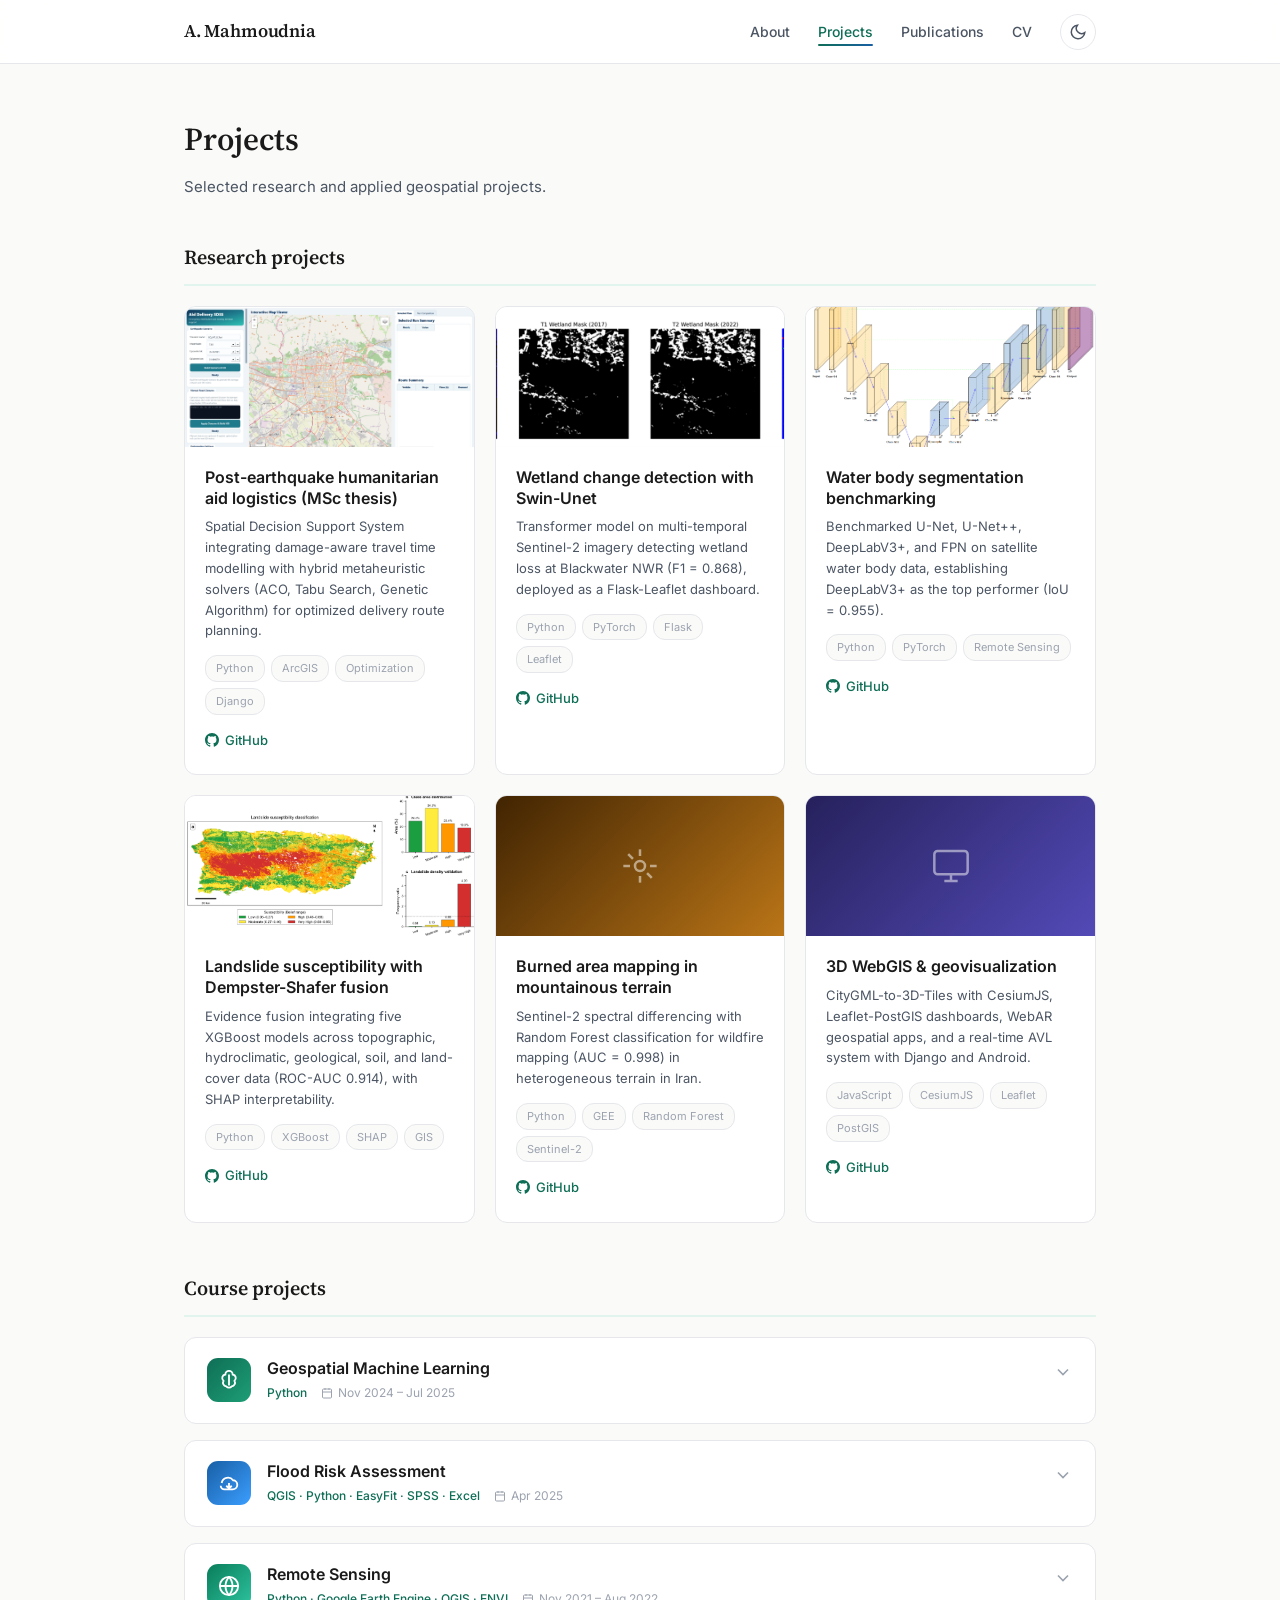
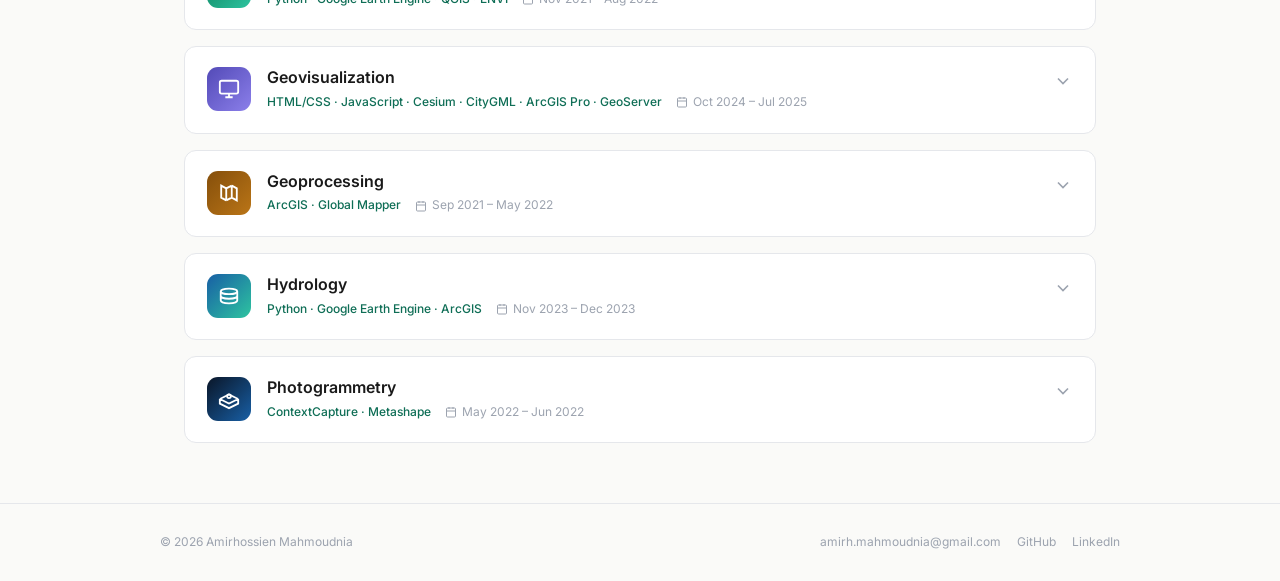
<file: projects.html>
<!DOCTYPE html>
<html lang="en">
<head>
    <meta charset="UTF-8">
  <meta name="viewport" content="width=device-width, initial-scale=1.0">
  <link rel="preconnect" href="https://fonts.googleapis.com">
  <link rel="preconnect" href="https://fonts.gstatic.com" crossorigin>
  <link href="https://fonts.googleapis.com/css2?family=Source+Serif+4:opsz,wght@8..60,400;8..60,600&family=Inter:wght@400;500;600&display=swap" rel="stylesheet">
  <style>
:root {
  --navy: #0a1628;
  --teal: #0f6e56;
  --teal-light: #e1f5ee;
  --teal-mid: #1d9e75;
  --teal-bright: #2ec4a0;
  --blue: #185fa5;
  --blue-light: #e6f1fb;
  --blue-bright: #3b9eff;
  --coral: #d85a30;
  --purple-light: #eeedfe;
  --purple: #534ab7;
  --amber-light: #faeeda;
  --amber: #854f0b;
  --bg: #fafaf8;
  --surface: #ffffff;
  --surface-hover: #f5f5f3;
  --text: #1a1a1a;
  --text-secondary: #4b5563;
  --text-muted: #9ca3af;
  --border: #e5e7eb;
  --border-hover: #d1d5db;
  --shadow: rgba(0,0,0,0.06);
  --shadow-lg: rgba(0,0,0,0.1);
  --font-display: 'Source Serif 4', Georgia, serif;
  --font-body: 'Inter', -apple-system, sans-serif;
  --max-width: 960px;
  --nav-height: 64px;
  --gradient-accent: linear-gradient(135deg, var(--teal) 0%, var(--blue) 100%);
  --gradient-accent-hover: linear-gradient(135deg, var(--teal-mid) 0%, var(--blue-bright) 100%);
}

[data-theme="dark"] {
  --navy: #c9d6e3;
  --teal-light: #0f2e24;
  --blue-light: #0d1f33;
  --purple-light: #1a1833;
  --amber-light: #2a1f0a;
  --bg: #0d1117;
  --surface: #161b22;
  --surface-hover: #1c2129;
  --text: #e6edf3;
  --text-secondary: #9ca3af;
  --text-muted: #6b7280;
  --border: #2d333b;
  --border-hover: #444c56;
  --shadow: rgba(0,0,0,0.3);
  --shadow-lg: rgba(0,0,0,0.5);
}

[data-theme="dark"] .tag-teal { background: #0f2e24; color: #2ec4a0; }
[data-theme="dark"] .tag-blue { background: #0d1f33; color: #3b9eff; }
[data-theme="dark"] .tag-purple { background: #1a1833; color: #8b7fea; }
[data-theme="dark"] .tag-amber { background: #2a1f0a; color: #f0a830; }
[data-theme="dark"] .badge-published { background: #0f2e24; color: #2ec4a0; }
[data-theme="dark"] .badge-review { background: #2a1f0a; color: #f0a830; }
[data-theme="dark"] .nav { background: rgba(13,17,23,0.92); }
[data-theme="dark"] .nav-links { background: #161b22; }
[data-theme="dark"] .project-tags span { background: #21262d; border-color: var(--border); color: var(--text-muted); }
[data-theme="dark"] .skill-group h4 { color: var(--teal-bright); }
[data-theme="dark"] .pub-group h3 { color: var(--teal-bright); }
[data-theme="dark"] .section-title { border-bottom-color: #1a3a2e; }
[data-theme="dark"] .cv-entry { border-left-color: #1a3a2e; }
[data-theme="dark"] .cv-section h3 { border-bottom-color: var(--border); }

*, *::before, *::after { box-sizing: border-box; margin: 0; padding: 0; }
html { scroll-behavior: smooth; }
body { font-family: var(--font-body); color: var(--text); background: var(--bg); line-height: 1.7; font-size: 15px; -webkit-font-smoothing: antialiased; transition: background .3s, color .3s; }
a { color: var(--teal); text-decoration: none; transition: color .2s; }
a:hover { color: var(--teal-mid); }
img { max-width: 100%; display: block; }

/* NAV */
.nav { position:fixed; top:0; left:0; right:0; height:var(--nav-height); background:rgba(255,255,255,.88); backdrop-filter:blur(16px); -webkit-backdrop-filter:blur(16px); border-bottom:1px solid var(--border); z-index:100; display:flex; align-items:center; justify-content:center; transition: background .3s, border-color .3s; }
.nav-inner { width:100%; max-width:var(--max-width); padding:0 24px; display:flex; align-items:center; justify-content:space-between; }
.nav-name { font-family:var(--font-display); font-size:18px; font-weight:600; color:var(--text); letter-spacing:-.01em; }
.nav-links { display:flex; gap:28px; list-style:none; align-items:center; }
.nav-links a { color:var(--text-secondary); font-size:14px; font-weight:500; position:relative; padding:4px 0; }
.nav-links a:hover, .nav-links a.active { color:var(--teal); }
.nav-links a.active::after { content:''; position:absolute; bottom:-2px; left:0; right:0; height:2px; background:var(--gradient-accent); border-radius:1px; }
.theme-toggle { background:none; border:1px solid var(--border); border-radius:50%; width:36px; height:36px; cursor:pointer; display:flex; align-items:center; justify-content:center; transition:all .2s; color:var(--text-secondary); flex-shrink:0; }
.theme-toggle:hover { border-color:var(--teal); color:var(--teal); background:var(--teal-light); }
.theme-toggle svg { width:18px; height:18px; }
.hamburger { display:none; background:none; border:none; cursor:pointer; padding:8px; }
.hamburger span { display:block; width:20px; height:2px; background:var(--text); margin:5px 0; transition:.3s; border-radius:1px; }

/* HERO */
.hero { position:relative; overflow:hidden; }
.hero-bg-wrap { position:absolute; top:0; left:0; right:0; bottom:0; background:linear-gradient(165deg, #050d18 0%, #0a1628 30%, #0d2137 50%, #0a2e3e 70%, #082a20 100%); z-index:0; }
.hero-bg-glow { position:absolute; width:600px; height:600px; border-radius:50%; top:-100px; right:-100px; background:radial-gradient(circle, rgba(29,158,117,0.15) 0%, rgba(24,95,165,0.08) 40%, transparent 70%); z-index:1; }
.hero-bg-glow2 { position:absolute; width:400px; height:400px; border-radius:50%; bottom:-50px; left:-50px; background:radial-gradient(circle, rgba(24,95,165,0.12) 0%, transparent 60%); z-index:1; }
.hero-bg-svg { position:absolute; top:0; left:0; right:0; bottom:0; opacity:0.07; z-index:2; }
.hero-grid-overlay { position:absolute; top:0; left:0; right:0; bottom:0; opacity:0.03; z-index:2; background-image: linear-gradient(rgba(255,255,255,.5) 1px, transparent 1px), linear-gradient(90deg, rgba(255,255,255,.5) 1px, transparent 1px); background-size: 60px 60px; }
.hero-content { position:relative; z-index:10; max-width:var(--max-width); margin:0 auto; padding:calc(var(--nav-height) + 60px) 24px 60px; display:grid; grid-template-columns:1fr 260px; gap:48px; align-items:start; }
.hero-text h1 { font-family:var(--font-display); font-size:36px; font-weight:600; color:#fff; margin-bottom:6px; letter-spacing:-.02em; line-height:1.2; }
.hero-subtitle { font-size:16px; color:rgba(255,255,255,0.75); margin-bottom:6px; }
.hero-affiliation { font-size:13px; color:rgba(255,255,255,0.5); margin-bottom:28px; display:flex; align-items:center; gap:6px; }
.hero-affiliation svg { width:14px; height:14px; flex-shrink:0; }
.hero-bio { font-size:15px; line-height:1.75; color:rgba(255,255,255,0.85); margin-bottom:28px; }
.hero-bio a { color: var(--teal-bright); }
.hero-bio a:hover { color: #5ee8c8; }
.hero-bio p { margin-bottom:14px; }
.hero-bio p:last-child { margin-bottom:0; }
.hero-bio strong { color:#fff; }
.social-links { display:flex; gap:10px; align-items:center; flex-wrap:wrap; }
.social-links a { display:flex; align-items:center; gap:6px; font-size:13px; color:rgba(255,255,255,0.7); padding:6px 14px; border:1px solid rgba(255,255,255,0.15); border-radius:20px; transition:all .2s; }
.social-links a:hover { border-color:var(--teal-bright); color:#fff; background:rgba(46,196,160,0.12); }
.social-links a svg { width:16px; height:16px; }
.hero-photo { display:flex; flex-direction:column; align-items:center; gap:12px; }
.photo-frame { width:220px; height:270px; border-radius:16px; overflow:hidden; padding:3px; background:linear-gradient(145deg, var(--teal-bright) 0%, var(--blue-bright) 50%, var(--purple) 100%); position:relative; }
.photo-frame img { width:100%; height:100%; object-fit:cover; border-radius:13px; }
.photo-placeholder { width:100%; height:100%; border-radius:13px; background:rgba(0,0,0,0.3); display:flex; flex-direction:column; align-items:center; justify-content:center; color:rgba(255,255,255,0.4); font-size:13px; }
.photo-placeholder svg { width:60px; height:60px; margin-bottom:8px; opacity:.5; }

/* INTERESTS */
.interests { max-width:var(--max-width); margin:0 auto 60px; padding:0 24px; }
.interests-label { font-size:12px; font-weight:600; text-transform:uppercase; letter-spacing:1px; color:var(--text-muted); margin-bottom:14px; }
.tags { display:flex; flex-wrap:wrap; gap:8px; }
.tag { font-size:13px; padding:6px 16px; border-radius:20px; font-weight:500; transition:transform .15s; }
.tag:hover { transform:translateY(-1px); }
.tag-teal { background:var(--teal-light); color:var(--teal); }
.tag-blue { background:var(--blue-light); color:var(--blue); }
.tag-purple { background:var(--purple-light); color:var(--purple); }
.tag-amber { background:var(--amber-light); color:var(--amber); }

/* HIGHLIGHTS */
.highlights { max-width:var(--max-width); margin:0 auto 60px; padding:0 24px; }
.highlights h2 { font-family:var(--font-display); font-size:22px; font-weight:600; color:var(--text); margin-bottom:20px; }
.highlight-list { list-style:none; }
.highlight-list li { padding:14px 0; border-bottom:1px solid var(--border); display:flex; gap:16px; align-items:baseline; font-size:14px; line-height:1.6; transition: border-color .3s; }
.highlight-list li:last-child { border-bottom:none; }
.highlight-date { font-size:12px; color:var(--text-muted); white-space:nowrap; min-width:70px; font-weight:600; }

/* PAGE SECTIONS */
.page-header { padding-top:calc(var(--nav-height) + 48px); padding-bottom:40px; max-width:var(--max-width); margin:0 auto; padding-left:24px; padding-right:24px; }
.page-header h1 { font-family:var(--font-display); font-size:32px; font-weight:600; color:var(--text); margin-bottom:8px; }
.page-header p { color:var(--text-secondary); font-size:15px; }
.section { max-width:var(--max-width); margin:0 auto 48px; padding:0 24px; }
.section-title { font-family:var(--font-display); font-size:20px; font-weight:600; color:var(--text); margin-bottom:20px; padding-bottom:10px; border-bottom:2px solid var(--teal-light); transition: border-color .3s; }

/* PROJECT CARDS */
.project-grid { display:grid; grid-template-columns:repeat(auto-fill,minmax(280px,1fr)); gap:20px; }
.project-card { background:var(--surface); border:1px solid var(--border); border-radius:12px; overflow:hidden; transition:transform .25s,box-shadow .25s,border-color .25s; }
.project-card:hover { transform:translateY(-4px); box-shadow:0 12px 32px var(--shadow-lg); border-color:var(--border-hover); }
.project-thumb { height:140px; display:flex; align-items:center; justify-content:center; position:relative; overflow:hidden; }
.project-thumb svg { width:40px; height:40px; opacity:.5; color:#fff; }
.project-thumb img { width:100%; height:100%; object-fit:cover; display:block; transition:transform .3s; }
.project-card:hover .project-thumb img { transform:scale(1.05); }
.project-body { padding:20px; }
.project-body h3 { font-size:16px; font-weight:600; margin-bottom:8px; color:var(--text); line-height:1.3; }
.project-body p { font-size:13px; color:var(--text-secondary); line-height:1.6; margin-bottom:14px; }
.project-tags { display:flex; flex-wrap:wrap; gap:6px; margin-bottom:14px; }
.project-tags span { font-size:11px; padding:3px 10px; background:var(--bg); color:var(--text-muted); border-radius:12px; border:1px solid var(--border); transition: background .3s, border-color .3s; }
.project-link { font-size:13px; font-weight:500; display:inline-flex; align-items:center; gap:6px; }
.project-link svg { width:14px; height:14px; }

/* COURSEWORK PROJECTS */
.course-list { display:flex; flex-direction:column; gap:16px; }
.course-item { background:var(--surface); border:1px solid var(--border); border-radius:12px; overflow:hidden; transition:border-color .25s, box-shadow .25s; }
.course-item:hover { border-color:var(--border-hover); box-shadow:0 6px 20px var(--shadow); }
.course-head { display:flex; align-items:flex-start; gap:16px; padding:20px 22px; cursor:pointer; user-select:none; }
.course-icon { width:44px; height:44px; border-radius:11px; display:flex; align-items:center; justify-content:center; flex-shrink:0; }
.course-icon svg { width:22px; height:22px; color:#fff; }
.course-headtext { flex:1; min-width:0; }
.course-title { font-size:16px; font-weight:600; color:var(--text); margin-bottom:4px; line-height:1.3; }
.course-meta { font-size:12px; color:var(--text-muted); display:flex; flex-wrap:wrap; gap:8px 14px; align-items:center; }
.course-meta .course-tools { color:var(--teal); font-weight:500; }
.course-meta .course-date { display:inline-flex; align-items:center; gap:5px; }
.course-meta .course-date svg { width:12px; height:12px; }
.course-chevron { flex-shrink:0; color:var(--text-muted); transition:transform .3s; margin-top:4px; }
.course-chevron svg { width:20px; height:20px; display:block; }
.course-item.open .course-chevron { transform:rotate(180deg); }
.course-body { max-height:0; overflow:hidden; transition:max-height .35s ease; }
.course-item.open .course-body { max-height:600px; }
.course-body-inner { padding:0 22px 22px 82px; }
.course-body ul { list-style:none; margin:0; padding:0; }
.course-body li { position:relative; padding:7px 0 7px 20px; font-size:13.5px; line-height:1.6; color:var(--text-secondary); border-top:1px solid var(--border); }
.course-body li:first-child { border-top:none; padding-top:14px; }
.course-body li::before { content:''; position:absolute; left:2px; top:14px; width:6px; height:6px; border-radius:50%; background:var(--wi-accent, var(--teal)); }
.course-body li:first-child::before { top:21px; }
@media(max-width:600px){ .course-body-inner { padding:0 22px 22px 22px; } }

/* PUBLICATIONS */
.pub-group { margin-bottom:36px; }
.pub-group h3 { font-size:14px; font-weight:600; text-transform:uppercase; letter-spacing:.5px; color:var(--teal); margin-bottom:16px; }
.pub-item { padding:16px 20px; background:var(--surface); border:1px solid var(--border); border-radius:10px; margin-bottom:12px; transition:border-color .2s, box-shadow .2s, background .3s; }
.pub-item:hover { border-color:var(--teal-mid); box-shadow:0 4px 16px var(--shadow); }
.pub-title { font-size:15px; font-weight:600; color:var(--text); margin-bottom:6px; line-height:1.4; }
.pub-authors { font-size:13px; color:var(--text-secondary); margin-bottom:4px; }
.pub-venue { font-size:13px; color:var(--text-muted); font-style:italic; }
.pub-meta { display:flex; align-items:center; gap:12px; margin-top:10px; }
.pub-badge { font-size:11px; font-weight:600; padding:3px 10px; border-radius:12px; }
.badge-published { background:var(--teal-light); color:var(--teal); }
.badge-review { background:var(--amber-light); color:var(--amber); }

/* CV PAGE */
.cv-actions { display:flex; gap:12px; margin-bottom:36px; flex-wrap:wrap; }
.btn { display:inline-flex; align-items:center; gap:8px; padding:10px 24px; border-radius:8px; font-size:14px; font-weight:500; border:none; cursor:pointer; transition:all .2s; text-decoration:none; }
.btn-primary { background:var(--gradient-accent); color:#fff; }
.btn-primary:hover { background:var(--gradient-accent-hover); color:#fff; box-shadow:0 4px 16px rgba(15,110,86,0.3); }
.btn-outline { background:transparent; color:var(--text-secondary); border:1px solid var(--border); }
.btn-outline:hover { border-color:var(--teal); color:var(--teal); }
.btn svg { width:16px; height:16px; }
.cv-section { margin-bottom:36px; }
.cv-section h3 { font-family:var(--font-display); font-size:18px; font-weight:600; color:var(--text); margin-bottom:16px; padding-bottom:8px; border-bottom:1px solid var(--border); }
.cv-entry { margin-bottom:20px; padding-left:16px; border-left:2px solid var(--teal-light); }
.cv-entry-header { display:flex; justify-content:space-between; align-items:baseline; flex-wrap:wrap; gap:8px; margin-bottom:4px; }
.cv-entry h4 { font-size:15px; font-weight:600; color:var(--text); }
.cv-entry .date { font-size:13px; color:var(--text-muted); white-space:nowrap; }
.cv-entry .subtitle { font-size:13px; color:var(--text-secondary); font-style:italic; margin-bottom:6px; }
.cv-entry p { font-size:14px; color:var(--text-secondary); line-height:1.6; }
.skills-grid { display:grid; grid-template-columns:1fr 1fr; gap:12px; }
.skill-group h4 { font-size:13px; font-weight:600; color:var(--teal); text-transform:uppercase; letter-spacing:.5px; margin-bottom:6px; }
.skill-group p { font-size:14px; color:var(--text-secondary); line-height:1.6; }

/* FOOTER */
.footer { border-top:1px solid var(--border); padding:28px 24px; margin-top:60px; transition: border-color .3s; }
.footer-inner { max-width:var(--max-width); margin:0 auto; display:flex; justify-content:space-between; align-items:center; flex-wrap:wrap; gap:12px; }
.footer p { font-size:12px; color:var(--text-muted); }
.footer-links { display:flex; gap:16px; }
.footer-links a { color:var(--text-muted); font-size:12px; }
.footer-links a:hover { color:var(--teal); }

/* RESPONSIVE */
@media(max-width:768px) {
  .hero-content { grid-template-columns:1fr; gap:32px; }
  .hero-photo { order:-1; }
  .photo-frame { width:160px; height:200px; }
  .hero-text h1 { font-size:28px; }
  .hero-bg-glow { width:300px; height:300px; top:-50px; right:-50px; }
  .nav-links { display:none; position:absolute; top:var(--nav-height); left:0; right:0; background:var(--surface); flex-direction:column; padding:16px 24px; gap:0; border-bottom:1px solid var(--border); box-shadow:0 8px 24px var(--shadow); }
  .nav-links.open { display:flex; }
  .nav-links a { padding:12px 0; border-bottom:1px solid var(--border); }
  .nav-links a:last-child { border-bottom:none; }
  .nav-links a.active::after { display:none; }
  .hamburger { display:block; }
  .project-grid { grid-template-columns:1fr; }
  .skills-grid { grid-template-columns:1fr; }
  .footer-inner { justify-content:center; text-align:center; }
  .page-header h1 { font-size:26px; }
}
@media(max-width:480px) { .social-links a span { display:none; } }
  </style>
  <title>Projects | Amirhossien Mahmoudnia</title>
</head>
<body>
  <nav class="nav"><div class="nav-inner">
    <a href="index.html" class="nav-name">A. Mahmoudnia</a>
    <ul class="nav-links">
      <li><a href="index.html">About</a></li>
      <li><a href="projects.html" class="active">Projects</a></li>
      <li><a href="publications.html">Publications</a></li>
      <li><a href="cv.html">CV</a></li>
      <li><button class="theme-toggle" aria-label="Toggle theme"></button></li>
    </ul>
    <button class="hamburger" aria-label="Toggle menu"><span></span><span></span><span></span></button>
  </div></nav>

  <div class="page-header"><h1>Projects</h1><p>Selected research and applied geospatial projects.</p></div>
  <div class="section">
    <h2 class="section-title">Research projects</h2>
    <div class="project-grid">
      <div class="project-card">
        <div class="project-thumb"><img src="images/SDSS.png" alt="Post-earthquake humanitarian aid logistics result map"></div>
        <div class="project-body"><h3>Post-earthquake humanitarian aid logistics (MSc thesis)</h3><p>Spatial Decision Support System integrating damage-aware travel time modelling with hybrid metaheuristic solvers (ACO, Tabu Search, Genetic Algorithm) for optimized delivery route planning.</p><div class="project-tags"><span>Python</span><span>ArcGIS</span><span>Optimization</span><span>Django</span></div><a href="#" class="project-link"><svg viewBox="0 0 24 24" fill="currentColor"><path d="M12 0C5.37 0 0 5.37 0 12c0 5.3 3.44 9.8 8.21 11.39.6.11.79-.26.79-.58v-2.17c-3.34.73-4.03-1.41-4.03-1.41-.55-1.39-1.33-1.76-1.33-1.76-1.09-.74.08-.73.08-.73 1.2.09 1.84 1.24 1.84 1.24 1.07 1.83 2.81 1.3 3.5 1 .1-.78.42-1.3.76-1.6-2.67-.3-5.47-1.33-5.47-5.93 0-1.31.47-2.38 1.24-3.22-.13-.3-.54-1.52.12-3.18 0 0 1.01-.32 3.3 1.23.96-.27 1.98-.4 3-.4s2.04.14 3 .4c2.28-1.55 3.29-1.23 3.29-1.23.66 1.66.25 2.88.12 3.18.77.84 1.24 1.91 1.24 3.22 0 4.61-2.81 5.63-5.48 5.92.43.37.81 1.1.81 2.22v3.29c0 .32.19.69.8.58C20.57 21.8 24 17.3 24 12c0-6.63-5.37-12-12-12z"/></svg> GitHub</a></div>
      </div>
      <div class="project-card">
        <div class="project-thumb"><img src="images/wetland.png" alt="Wetland change detection result"></div>
        <div class="project-body"><h3>Wetland change detection with Swin-Unet</h3><p>Transformer model on multi-temporal Sentinel-2 imagery detecting wetland loss at Blackwater NWR (F1 = 0.868), deployed as a Flask-Leaflet dashboard.</p><div class="project-tags"><span>Python</span><span>PyTorch</span><span>Flask</span><span>Leaflet</span></div><a href="#" class="project-link"><svg viewBox="0 0 24 24" fill="currentColor"><path d="M12 0C5.37 0 0 5.37 0 12c0 5.3 3.44 9.8 8.21 11.39.6.11.79-.26.79-.58v-2.17c-3.34.73-4.03-1.41-4.03-1.41-.55-1.39-1.33-1.76-1.33-1.76-1.09-.74.08-.73.08-.73 1.2.09 1.84 1.24 1.84 1.24 1.07 1.83 2.81 1.3 3.5 1 .1-.78.42-1.3.76-1.6-2.67-.3-5.47-1.33-5.47-5.93 0-1.31.47-2.38 1.24-3.22-.13-.3-.54-1.52.12-3.18 0 0 1.01-.32 3.3 1.23.96-.27 1.98-.4 3-.4s2.04.14 3 .4c2.28-1.55 3.29-1.23 3.29-1.23.66 1.66.25 2.88.12 3.18.77.84 1.24 1.91 1.24 3.22 0 4.61-2.81 5.63-5.48 5.92.43.37.81 1.1.81 2.22v3.29c0 .32.19.69.8.58C20.57 21.8 24 17.3 24 12c0-6.63-5.37-12-12-12z"/></svg> GitHub</a></div>
      </div>
      <div class="project-card">
        <div class="project-thumb"><img src="images/segmentation.png" alt="Water body segmentation result"></div>
        <div class="project-body"><h3>Water body segmentation benchmarking</h3><p>Benchmarked U-Net, U-Net++, DeepLabV3+, and FPN on satellite water body data, establishing DeepLabV3+ as the top performer (IoU = 0.955).</p><div class="project-tags"><span>Python</span><span>PyTorch</span><span>Remote Sensing</span></div><a href="#" class="project-link"><svg viewBox="0 0 24 24" fill="currentColor"><path d="M12 0C5.37 0 0 5.37 0 12c0 5.3 3.44 9.8 8.21 11.39.6.11.79-.26.79-.58v-2.17c-3.34.73-4.03-1.41-4.03-1.41-.55-1.39-1.33-1.76-1.33-1.76-1.09-.74.08-.73.08-.73 1.2.09 1.84 1.24 1.84 1.24 1.07 1.83 2.81 1.3 3.5 1 .1-.78.42-1.3.76-1.6-2.67-.3-5.47-1.33-5.47-5.93 0-1.31.47-2.38 1.24-3.22-.13-.3-.54-1.52.12-3.18 0 0 1.01-.32 3.3 1.23.96-.27 1.98-.4 3-.4s2.04.14 3 .4c2.28-1.55 3.29-1.23 3.29-1.23.66 1.66.25 2.88.12 3.18.77.84 1.24 1.91 1.24 3.22 0 4.61-2.81 5.63-5.48 5.92.43.37.81 1.1.81 2.22v3.29c0 .32.19.69.8.58C20.57 21.8 24 17.3 24 12c0-6.63-5.37-12-12-12z"/></svg> GitHub</a></div>
      </div>
      <div class="project-card">
        <div class="project-thumb"><img src="images/LSM.png" alt="Landslide susceptibility map result"></div>
        <div class="project-body"><h3>Landslide susceptibility with Dempster-Shafer fusion</h3><p>Evidence fusion integrating five XGBoost models across topographic, hydroclimatic, geological, soil, and land-cover data (ROC-AUC 0.914), with SHAP interpretability.</p><div class="project-tags"><span>Python</span><span>XGBoost</span><span>SHAP</span><span>GIS</span></div><a href="#" class="project-link"><svg viewBox="0 0 24 24" fill="currentColor"><path d="M12 0C5.37 0 0 5.37 0 12c0 5.3 3.44 9.8 8.21 11.39.6.11.79-.26.79-.58v-2.17c-3.34.73-4.03-1.41-4.03-1.41-.55-1.39-1.33-1.76-1.33-1.76-1.09-.74.08-.73.08-.73 1.2.09 1.84 1.24 1.84 1.24 1.07 1.83 2.81 1.3 3.5 1 .1-.78.42-1.3.76-1.6-2.67-.3-5.47-1.33-5.47-5.93 0-1.31.47-2.38 1.24-3.22-.13-.3-.54-1.52.12-3.18 0 0 1.01-.32 3.3 1.23.96-.27 1.98-.4 3-.4s2.04.14 3 .4c2.28-1.55 3.29-1.23 3.29-1.23.66 1.66.25 2.88.12 3.18.77.84 1.24 1.91 1.24 3.22 0 4.61-2.81 5.63-5.48 5.92.43.37.81 1.1.81 2.22v3.29c0 .32.19.69.8.58C20.57 21.8 24 17.3 24 12c0-6.63-5.37-12-12-12z"/></svg> GitHub</a></div>
      </div>
      <div class="project-card">
        <div class="project-thumb" style="background:linear-gradient(135deg,#412402,#ba7517)"><svg viewBox="0 0 24 24" fill="none" stroke="white" stroke-width="1.5"><path d="M12 12m-3 0a3 3 0 106 0 3 3 0 10-6 0"/><path d="M12 2v4"/><path d="M12 18v4"/><path d="M4.93 4.93l2.83 2.83"/><path d="M16.24 16.24l2.83 2.83"/><path d="M2 12h4"/><path d="M18 12h4"/></svg></div>
        <div class="project-body"><h3>Burned area mapping in mountainous terrain</h3><p>Sentinel-2 spectral differencing with Random Forest classification for wildfire mapping (AUC = 0.998) in heterogeneous terrain in Iran.</p><div class="project-tags"><span>Python</span><span>GEE</span><span>Random Forest</span><span>Sentinel-2</span></div><a href="#" class="project-link"><svg viewBox="0 0 24 24" fill="currentColor"><path d="M12 0C5.37 0 0 5.37 0 12c0 5.3 3.44 9.8 8.21 11.39.6.11.79-.26.79-.58v-2.17c-3.34.73-4.03-1.41-4.03-1.41-.55-1.39-1.33-1.76-1.33-1.76-1.09-.74.08-.73.08-.73 1.2.09 1.84 1.24 1.84 1.24 1.07 1.83 2.81 1.3 3.5 1 .1-.78.42-1.3.76-1.6-2.67-.3-5.47-1.33-5.47-5.93 0-1.31.47-2.38 1.24-3.22-.13-.3-.54-1.52.12-3.18 0 0 1.01-.32 3.3 1.23.96-.27 1.98-.4 3-.4s2.04.14 3 .4c2.28-1.55 3.29-1.23 3.29-1.23.66 1.66.25 2.88.12 3.18.77.84 1.24 1.91 1.24 3.22 0 4.61-2.81 5.63-5.48 5.92.43.37.81 1.1.81 2.22v3.29c0 .32.19.69.8.58C20.57 21.8 24 17.3 24 12c0-6.63-5.37-12-12-12z"/></svg> GitHub</a></div>
      </div>
      <div class="project-card">
        <div class="project-thumb" style="background:linear-gradient(135deg,#26215c,#534ab7)"><svg viewBox="0 0 24 24" fill="none" stroke="white" stroke-width="1.5"><rect x="2" y="3" width="20" height="14" rx="2"/><path d="M8 21h8"/><path d="M12 17v4"/></svg></div>
        <div class="project-body"><h3>3D WebGIS &amp; geovisualization</h3><p>CityGML-to-3D-Tiles with CesiumJS, Leaflet-PostGIS dashboards, WebAR geospatial apps, and a real-time AVL system with Django and Android.</p><div class="project-tags"><span>JavaScript</span><span>CesiumJS</span><span>Leaflet</span><span>PostGIS</span></div><a href="#" class="project-link"><svg viewBox="0 0 24 24" fill="currentColor"><path d="M12 0C5.37 0 0 5.37 0 12c0 5.3 3.44 9.8 8.21 11.39.6.11.79-.26.79-.58v-2.17c-3.34.73-4.03-1.41-4.03-1.41-.55-1.39-1.33-1.76-1.33-1.76-1.09-.74.08-.73.08-.73 1.2.09 1.84 1.24 1.84 1.24 1.07 1.83 2.81 1.3 3.5 1 .1-.78.42-1.3.76-1.6-2.67-.3-5.47-1.33-5.47-5.93 0-1.31.47-2.38 1.24-3.22-.13-.3-.54-1.52.12-3.18 0 0 1.01-.32 3.3 1.23.96-.27 1.98-.4 3-.4s2.04.14 3 .4c2.28-1.55 3.29-1.23 3.29-1.23.66 1.66.25 2.88.12 3.18.77.84 1.24 1.91 1.24 3.22 0 4.61-2.81 5.63-5.48 5.92.43.37.81 1.1.81 2.22v3.29c0 .32.19.69.8.58C20.57 21.8 24 17.3 24 12c0-6.63-5.37-12-12-12z"/></svg> GitHub</a></div>
      </div>
    </div>
  </div>

  <div class="section">
    <h2 class="section-title">Course projects</h2>
    <div class="course-list">

      <div class="course-item">
        <div class="course-head">
          <div class="course-icon" style="background:linear-gradient(135deg,#0f6e56,#1d9e75)"><svg viewBox="0 0 24 24" fill="none" stroke="currentColor" stroke-width="2"><path d="M12 2a4 4 0 00-4 4 4 4 0 00-2 7 4 4 0 003 6 4 4 0 006 0 4 4 0 003-6 4 4 0 00-2-7 4 4 0 00-4-4z"/><path d="M12 6v12"/></svg></div>
          <div class="course-headtext">
            <div class="course-title">Geospatial Machine Learning</div>
            <div class="course-meta"><span class="course-tools">Python</span><span class="course-date"><svg viewBox="0 0 24 24" fill="none" stroke="currentColor" stroke-width="2"><rect x="3" y="4" width="18" height="18" rx="2"/><path d="M16 2v4M8 2v4M3 10h18"/></svg>Nov 2024 – Jul 2025</span></div>
          </div>
          <span class="course-chevron"><svg viewBox="0 0 24 24" fill="none" stroke="currentColor" stroke-width="2"><path d="M6 9l6 6 6-6"/></svg></span>
        </div>
        <div class="course-body"><div class="course-body-inner"><ul>
          <li>Implemented a K-Nearest Neighbour regression model to estimate the spatial distribution of air pollution, using proximity-weighted interpolation to predict pollutant concentrations across unsampled locations from station measurements.</li>
          <li>Applied fuzzy logic to GIS-based spatial analysis to model and propagate uncertainty in geospatial decision-making.</li>
          <li>Applied Recurrent Neural Networks (RNNs) to model hydrological time-series data and forecast flood occurrence using rainfall and river flow records.</li>
        </ul></div></div>
      </div>

      <div class="course-item">
        <div class="course-head">
          <div class="course-icon" style="background:linear-gradient(135deg,#185fa5,#3b9eff)"><svg viewBox="0 0 24 24" fill="none" stroke="currentColor" stroke-width="2"><path d="M3 15a4 4 0 004 4h9a5 5 0 00.5-9.98A7 7 0 004 12"/><path d="M12 12v6M9 15l3 3 3-3"/></svg></div>
          <div class="course-headtext">
            <div class="course-title">Flood Risk Assessment</div>
            <div class="course-meta"><span class="course-tools">QGIS · Python · EasyFit · SPSS · Excel</span><span class="course-date"><svg viewBox="0 0 24 24" fill="none" stroke="currentColor" stroke-width="2"><rect x="3" y="4" width="18" height="18" rx="2"/><path d="M16 2v4M8 2v4M3 10h18"/></svg>Apr 2025</span></div>
          </div>
          <span class="course-chevron"><svg viewBox="0 0 24 24" fill="none" stroke="currentColor" stroke-width="2"><path d="M6 9l6 6 6-6"/></svg></span>
        </div>
        <div class="course-body"><div class="course-body-inner"><ul>
          <li>Developed a flood hazard assessment model for Mobile County using GIS and remote sensing data, focusing on flood-prone area detection.</li>
          <li>Processed Landsat 8 imagery and DEM data in QGIS to create a flood risk index based on elevation and land cover.</li>
          <li>Analyzed a 50-year flood discharge dataset using the Kolmogorov-Smirnov test to assess normality and identified the best-fitting probability distribution using EasyFit.</li>
          <li>Conducted a Regional Flood Frequency Analysis (RFFA) with a regression model relating 50-year flood discharge to watershed characteristics, evaluating performance using statistical metrics.</li>
        </ul></div></div>
      </div>

      <div class="course-item">
        <div class="course-head">
          <div class="course-icon" style="background:linear-gradient(135deg,#0a7d5a,#2ec4a0)"><svg viewBox="0 0 24 24" fill="none" stroke="currentColor" stroke-width="2"><path d="M2 12a10 10 0 0020 0 10 10 0 00-20 0z"/><path d="M2 12h20M12 2a15 15 0 010 20M12 2a15 15 0 000 20"/></svg></div>
          <div class="course-headtext">
            <div class="course-title">Remote Sensing</div>
            <div class="course-meta"><span class="course-tools">Python · Google Earth Engine · QGIS · ENVI</span><span class="course-date"><svg viewBox="0 0 24 24" fill="none" stroke="currentColor" stroke-width="2"><rect x="3" y="4" width="18" height="18" rx="2"/><path d="M16 2v4M8 2v4M3 10h18"/></svg>Nov 2021 – Aug 2022</span></div>
          </div>
          <span class="course-chevron"><svg viewBox="0 0 24 24" fill="none" stroke="currentColor" stroke-width="2"><path d="M6 9l6 6 6-6"/></svg></span>
        </div>
        <div class="course-body"><div class="course-body-inner"><ul>
          <li>Mapped multi-temporal coastline dynamics using Landsat 8 imagery in Google Earth Engine, extracting shoreline positions across epochs to quantify erosion and accretion patterns.</li>
          <li>Monitored seasonal water level fluctuations at Latyan Dam, Iran, using multi-sensor fusion of Sentinel-1 SAR and Landsat 8 optical imagery.</li>
          <li>Computed and compared vegetation and water indices (NDVI, MNDWI, NDWI) across multi-temporal Sentinel-2 imagery to assess seasonal land cover variability.</li>
          <li>Performed land cover change detection using Sentinel-2 optical and SAR data classified by a Random Forest algorithm.</li>
        </ul></div></div>
      </div>

      <div class="course-item">
        <div class="course-head">
          <div class="course-icon" style="background:linear-gradient(135deg,#534ab7,#8b7fea)"><svg viewBox="0 0 24 24" fill="none" stroke="currentColor" stroke-width="2"><rect x="2" y="3" width="20" height="14" rx="2"/><path d="M8 21h8M12 17v4"/></svg></div>
          <div class="course-headtext">
            <div class="course-title">Geovisualization</div>
            <div class="course-meta"><span class="course-tools">HTML/CSS · JavaScript · Cesium · CityGML · ArcGIS Pro · GeoServer</span><span class="course-date"><svg viewBox="0 0 24 24" fill="none" stroke="currentColor" stroke-width="2"><rect x="3" y="4" width="18" height="18" rx="2"/><path d="M16 2v4M8 2v4M3 10h18"/></svg>Oct 2024 – Jul 2025</span></div>
          </div>
          <span class="course-chevron"><svg viewBox="0 0 24 24" fill="none" stroke="currentColor" stroke-width="2"><path d="M6 9l6 6 6-6"/></svg></span>
        </div>
        <div class="course-body"><div class="course-body-inner"><ul>
          <li>Developed a 3D model of an urban area using CityGML, representing buildings, roads, and other infrastructure.</li>
          <li>Built a web-based 3D spatial visualization platform by converting CityGML to 3D Tiles using FME and integrating it with CesiumJS for interactive geospatial exploration.</li>
          <li>Built a Web-based Augmented Reality (WebAR) application to overlay geospatial information on real-world landmarks.</li>
          <li>Implemented a Web GIS project to visualize and analyze geospatial datasets interactively using PostGIS and Leaflet.</li>
          <li>Developed a real-time AVL system using Django and Android (Java) to track user locations, visualize movement, export routes to GIS formats, and trigger geofence-based alerts.</li>
        </ul></div></div>
      </div>

      <div class="course-item">
        <div class="course-head">
          <div class="course-icon" style="background:linear-gradient(135deg,#854f0b,#ba7517)"><svg viewBox="0 0 24 24" fill="none" stroke="currentColor" stroke-width="2"><path d="M9 20l-5.5-3V4L9 7m0 13l6-3m-6 3V7m6 10l5.5 3V7L15 4m0 13V4m0 0L9 7"/></svg></div>
          <div class="course-headtext">
            <div class="course-title">Geoprocessing</div>
            <div class="course-meta"><span class="course-tools">ArcGIS · Global Mapper</span><span class="course-date"><svg viewBox="0 0 24 24" fill="none" stroke="currentColor" stroke-width="2"><rect x="3" y="4" width="18" height="18" rx="2"/><path d="M16 2v4M8 2v4M3 10h18"/></svg>Sep 2021 – May 2022</span></div>
          </div>
          <span class="course-chevron"><svg viewBox="0 0 24 24" fill="none" stroke="currentColor" stroke-width="2"><path d="M6 9l6 6 6-6"/></svg></span>
        </div>
        <div class="course-body"><div class="course-body-inner"><ul>
          <li>Executed core geospatial workflows in ArcGIS including georeferencing, mosaic generation, network analysis, geocoding, and multi-criteria site selection across urban and infrastructure mapping scenarios.</li>
          <li>Processed topographic and LiDAR datasets in Global Mapper to generate Digital Terrain Models (DTMs), extract surface features, and conduct segment-level terrain analysis.</li>
          <li>Integrated multi-layered spatial datasets (population density, land use, transportation) in ArcGIS to produce a cartographic analysis of Esfarayen, identifying spatial distribution patterns.</li>
        </ul></div></div>
      </div>

      <div class="course-item">
        <div class="course-head">
          <div class="course-icon" style="background:linear-gradient(135deg,#185fa5,#2ec4a0)"><svg viewBox="0 0 24 24" fill="none" stroke="currentColor" stroke-width="2"><path d="M3 7a9 3 0 0018 0 9 3 0 00-18 0z"/><path d="M3 7v5a9 3 0 0018 0V7M3 12v5a9 3 0 0018 0v-5"/></svg></div>
          <div class="course-headtext">
            <div class="course-title">Hydrology</div>
            <div class="course-meta"><span class="course-tools">Python · Google Earth Engine · ArcGIS</span><span class="course-date"><svg viewBox="0 0 24 24" fill="none" stroke="currentColor" stroke-width="2"><rect x="3" y="4" width="18" height="18" rx="2"/><path d="M16 2v4M8 2v4M3 10h18"/></svg>Nov 2023 – Dec 2023</span></div>
          </div>
          <span class="course-chevron"><svg viewBox="0 0 24 24" fill="none" stroke="currentColor" stroke-width="2"><path d="M6 9l6 6 6-6"/></svg></span>
        </div>
        <div class="course-body"><div class="course-body-inner"><ul>
          <li>Analysed precipitation patterns and constructed storm hyetographs and hydrographs for a watershed, applying cross-sectional flow analysis to characterize rainfall-runoff response and peak discharge behaviour.</li>
          <li>Integrated satellite-derived hydrological data from Google Earth Engine with ground measurements to improve cumulative precipitation estimates.</li>
          <li>Developed a GIS-based model to assess flood risk in a river basin, integrating hydrological data, topography, and historical flood records.</li>
          <li>Delineated watershed boundaries and modelled drainage networks in ArcGIS using DEM-derived flow direction and accumulation layers.</li>
        </ul></div></div>
      </div>

      <div class="course-item">
        <div class="course-head">
          <div class="course-icon" style="background:linear-gradient(135deg,#0a1628,#185fa5)"><svg viewBox="0 0 24 24" fill="none" stroke="currentColor" stroke-width="2"><path d="M2 12l10 5 10-5M2 12l10-5 10 5M2 12v5l10 5 10-5v-5"/><circle cx="12" cy="9" r="2"/></svg></div>
          <div class="course-headtext">
            <div class="course-title">Photogrammetry</div>
            <div class="course-meta"><span class="course-tools">ContextCapture · Metashape</span><span class="course-date"><svg viewBox="0 0 24 24" fill="none" stroke="currentColor" stroke-width="2"><rect x="3" y="4" width="18" height="18" rx="2"/><path d="M16 2v4M8 2v4M3 10h18"/></svg>May 2022 – Jun 2022</span></div>
          </div>
          <span class="course-chevron"><svg viewBox="0 0 24 24" fill="none" stroke="currentColor" stroke-width="2"><path d="M6 9l6 6 6-6"/></svg></span>
        </div>
        <div class="course-body"><div class="course-body-inner"><ul>
          <li>Reviewed and synthesized LiDAR data applications across GIS, urban planning, and BIM frameworks, identifying dominant use patterns in point cloud analysis, feature extraction, and 3D urban modelling.</li>
          <li>Executed a full close-range photogrammetry pipeline for a sculptural subject, from acquisition of 100 calibrated images through dense point cloud generation and mesh reconstruction, producing a photorealistic 3D model.</li>
          <li>Processed 200+ aerial photogrammetry images in Metashape to generate a dense point cloud and high-resolution 3D terrain model, covering the full pipeline from preprocessing to final export.</li>
        </ul></div></div>
      </div>

    </div>
  </div>

  <footer class="footer"><div class="footer-inner"><p>&copy; 2026 Amirhossien Mahmoudnia</p><div class="footer-links"><a href="mailto:amirh.mahmoudnia@gmail.com">amirh.mahmoudnia@gmail.com</a><a href="https://github.com/amirtistein" target="_blank">GitHub</a><a href="https://linkedin.com/in/amir-hosieen-mahmoudnia" target="_blank">LinkedIn</a></div></div></footer>

  <script>
(function(){
  var t=localStorage.getItem('theme');
  if(t)document.documentElement.setAttribute('data-theme',t);
  else if(window.matchMedia&&window.matchMedia('(prefers-color-scheme:dark)').matches)document.documentElement.setAttribute('data-theme','dark');
})();
document.addEventListener('DOMContentLoaded',function(){
  // Mobile nav
  var h=document.querySelector('.hamburger'),n=document.querySelector('.nav-links');
  if(h)h.addEventListener('click',function(){n.classList.toggle('open');var b=h.querySelectorAll('span');h.classList.toggle('active');if(h.classList.contains('active')){b[0].style.transform='rotate(45deg) translate(5px,5px)';b[1].style.opacity='0';b[2].style.transform='rotate(-45deg) translate(5px,-5px)'}else{b[0].style.transform='';b[1].style.opacity='';b[2].style.transform=''}});
  document.querySelectorAll('.nav-links a').forEach(function(l){l.addEventListener('click',function(){if(n)n.classList.remove('open');if(h){h.classList.remove('active');var b=h.querySelectorAll('span');b[0].style.transform='';b[1].style.opacity='';b[2].style.transform=''}})});
  // Nav shadow
  var nav=document.querySelector('.nav');
  window.addEventListener('scroll',function(){nav.style.boxShadow=window.scrollY>10?'0 2px 12px '+getComputedStyle(document.documentElement).getPropertyValue('--shadow'):'none'});
  // Theme toggle
  var btn=document.querySelector('.theme-toggle');
  if(btn){
    function updateIcon(){
      var dark=document.documentElement.getAttribute('data-theme')==='dark';
      btn.innerHTML=dark?'<svg viewBox="0 0 24 24" fill="none" stroke="currentColor" stroke-width="2"><circle cx="12" cy="12" r="5"/><path d="M12 1v2M12 21v2M4.22 4.22l1.42 1.42M18.36 18.36l1.42 1.42M1 12h2M21 12h2M4.22 19.78l1.42-1.42M18.36 5.64l1.42-1.42"/></svg>':'<svg viewBox="0 0 24 24" fill="none" stroke="currentColor" stroke-width="2"><path d="M21 12.79A9 9 0 1111.21 3 7 7 0 0021 12.79z"/></svg>';
      btn.setAttribute('aria-label',dark?'Switch to light mode':'Switch to dark mode');
    }
    updateIcon();
    btn.addEventListener('click',function(){
      var cur=document.documentElement.getAttribute('data-theme');
      var next=cur==='dark'?'light':'dark';
      document.documentElement.setAttribute('data-theme',next);
      localStorage.setItem('theme',next);
      updateIcon();
    });
  }
  // Coursework accordion
  document.querySelectorAll('.course-head').forEach(function(head){
    head.addEventListener('click',function(){
      head.parentElement.classList.toggle('open');
    });
  });
});
</script>
</body>
</html>
</file>
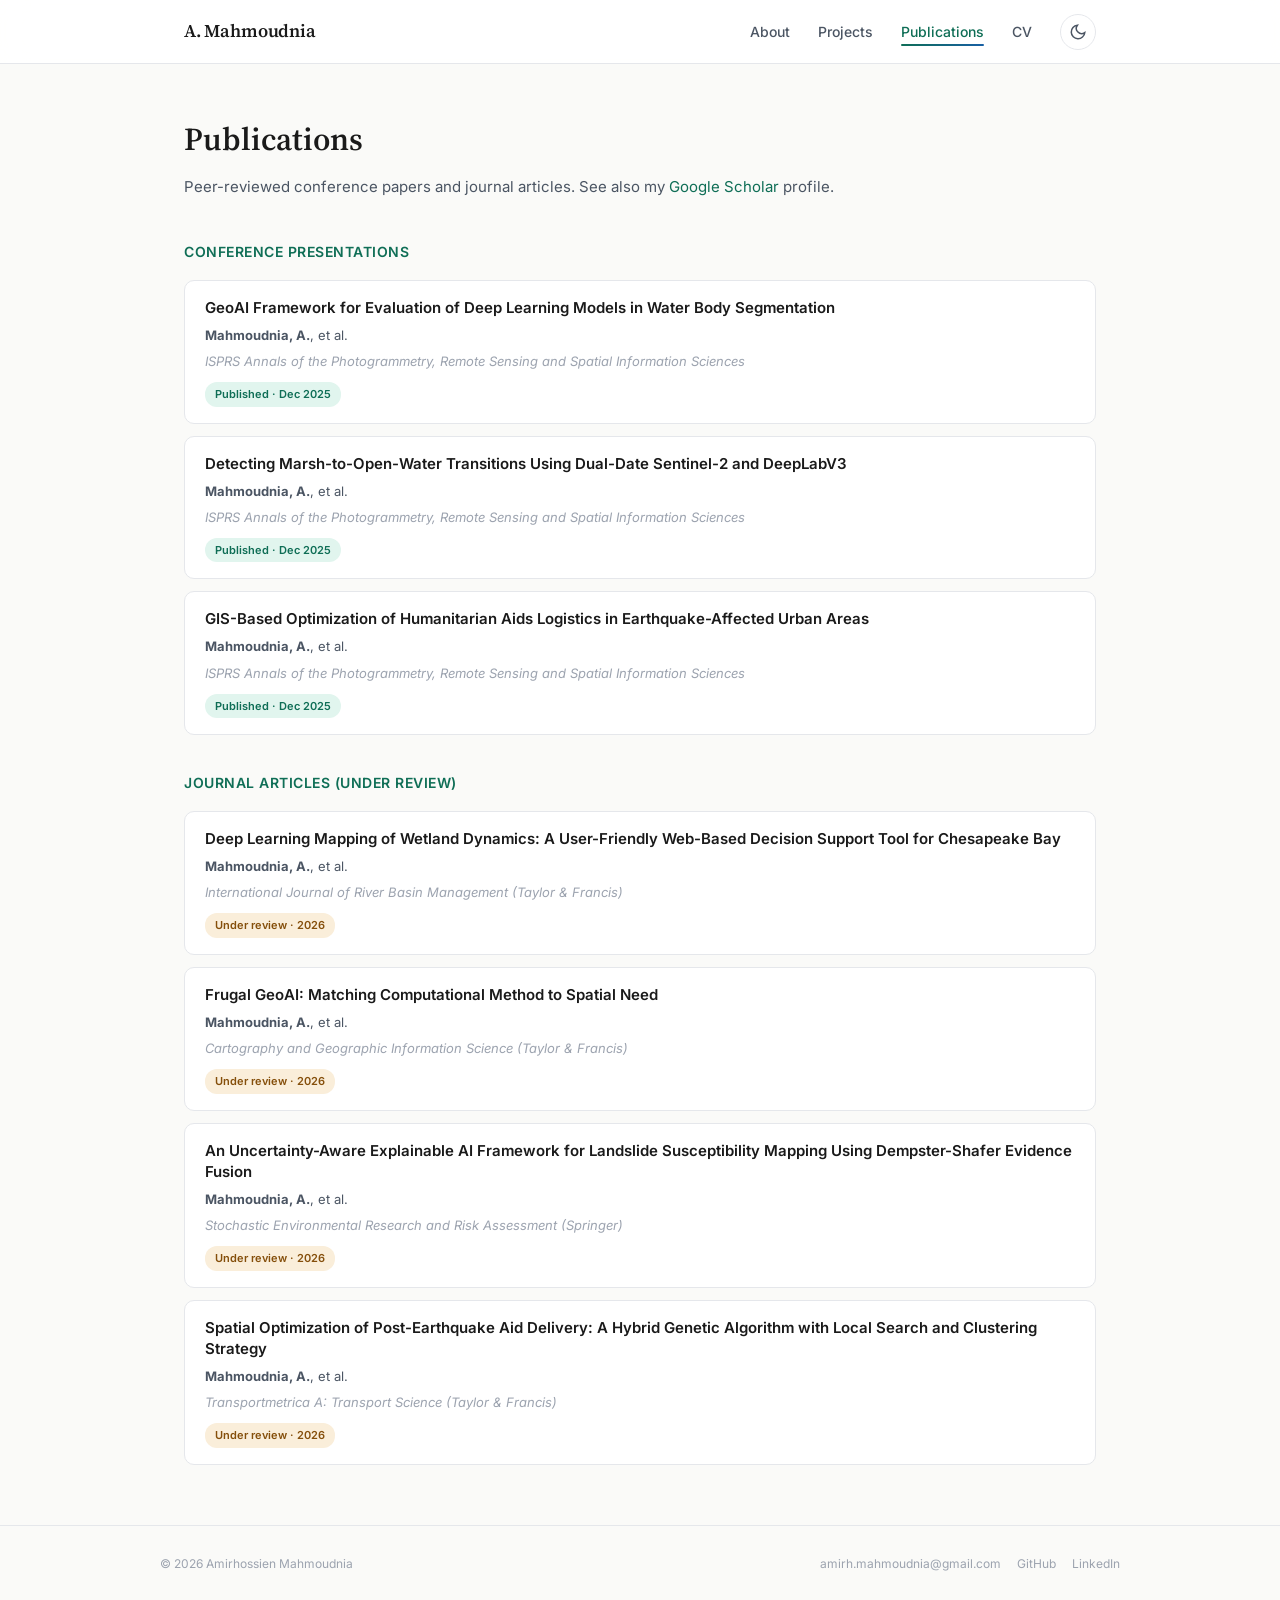
<file: publications.html>
<!DOCTYPE html>
<html lang="en">
<head>
    <meta charset="UTF-8">
  <meta name="viewport" content="width=device-width, initial-scale=1.0">
  <link rel="preconnect" href="https://fonts.googleapis.com">
  <link rel="preconnect" href="https://fonts.gstatic.com" crossorigin>
  <link href="https://fonts.googleapis.com/css2?family=Source+Serif+4:opsz,wght@8..60,400;8..60,600&family=Inter:wght@400;500;600&display=swap" rel="stylesheet">
  <style>
:root {
  --navy: #0a1628;
  --teal: #0f6e56;
  --teal-light: #e1f5ee;
  --teal-mid: #1d9e75;
  --teal-bright: #2ec4a0;
  --blue: #185fa5;
  --blue-light: #e6f1fb;
  --blue-bright: #3b9eff;
  --coral: #d85a30;
  --purple-light: #eeedfe;
  --purple: #534ab7;
  --amber-light: #faeeda;
  --amber: #854f0b;
  --bg: #fafaf8;
  --surface: #ffffff;
  --surface-hover: #f5f5f3;
  --text: #1a1a1a;
  --text-secondary: #4b5563;
  --text-muted: #9ca3af;
  --border: #e5e7eb;
  --border-hover: #d1d5db;
  --shadow: rgba(0,0,0,0.06);
  --shadow-lg: rgba(0,0,0,0.1);
  --font-display: 'Source Serif 4', Georgia, serif;
  --font-body: 'Inter', -apple-system, sans-serif;
  --max-width: 960px;
  --nav-height: 64px;
  --gradient-accent: linear-gradient(135deg, var(--teal) 0%, var(--blue) 100%);
  --gradient-accent-hover: linear-gradient(135deg, var(--teal-mid) 0%, var(--blue-bright) 100%);
}

[data-theme="dark"] {
  --navy: #c9d6e3;
  --teal-light: #0f2e24;
  --blue-light: #0d1f33;
  --purple-light: #1a1833;
  --amber-light: #2a1f0a;
  --bg: #0d1117;
  --surface: #161b22;
  --surface-hover: #1c2129;
  --text: #e6edf3;
  --text-secondary: #9ca3af;
  --text-muted: #6b7280;
  --border: #2d333b;
  --border-hover: #444c56;
  --shadow: rgba(0,0,0,0.3);
  --shadow-lg: rgba(0,0,0,0.5);
}

[data-theme="dark"] .tag-teal { background: #0f2e24; color: #2ec4a0; }
[data-theme="dark"] .tag-blue { background: #0d1f33; color: #3b9eff; }
[data-theme="dark"] .tag-purple { background: #1a1833; color: #8b7fea; }
[data-theme="dark"] .tag-amber { background: #2a1f0a; color: #f0a830; }
[data-theme="dark"] .badge-published { background: #0f2e24; color: #2ec4a0; }
[data-theme="dark"] .badge-review { background: #2a1f0a; color: #f0a830; }
[data-theme="dark"] .nav { background: rgba(13,17,23,0.92); }
[data-theme="dark"] .nav-links { background: #161b22; }
[data-theme="dark"] .project-tags span { background: #21262d; border-color: var(--border); color: var(--text-muted); }
[data-theme="dark"] .skill-group h4 { color: var(--teal-bright); }
[data-theme="dark"] .pub-group h3 { color: var(--teal-bright); }
[data-theme="dark"] .section-title { border-bottom-color: #1a3a2e; }
[data-theme="dark"] .cv-entry { border-left-color: #1a3a2e; }
[data-theme="dark"] .cv-section h3 { border-bottom-color: var(--border); }

*, *::before, *::after { box-sizing: border-box; margin: 0; padding: 0; }
html { scroll-behavior: smooth; }
body { font-family: var(--font-body); color: var(--text); background: var(--bg); line-height: 1.7; font-size: 15px; -webkit-font-smoothing: antialiased; transition: background .3s, color .3s; }
a { color: var(--teal); text-decoration: none; transition: color .2s; }
a:hover { color: var(--teal-mid); }
img { max-width: 100%; display: block; }

/* NAV */
.nav { position:fixed; top:0; left:0; right:0; height:var(--nav-height); background:rgba(255,255,255,.88); backdrop-filter:blur(16px); -webkit-backdrop-filter:blur(16px); border-bottom:1px solid var(--border); z-index:100; display:flex; align-items:center; justify-content:center; transition: background .3s, border-color .3s; }
.nav-inner { width:100%; max-width:var(--max-width); padding:0 24px; display:flex; align-items:center; justify-content:space-between; }
.nav-name { font-family:var(--font-display); font-size:18px; font-weight:600; color:var(--text); letter-spacing:-.01em; }
.nav-links { display:flex; gap:28px; list-style:none; align-items:center; }
.nav-links a { color:var(--text-secondary); font-size:14px; font-weight:500; position:relative; padding:4px 0; }
.nav-links a:hover, .nav-links a.active { color:var(--teal); }
.nav-links a.active::after { content:''; position:absolute; bottom:-2px; left:0; right:0; height:2px; background:var(--gradient-accent); border-radius:1px; }
.theme-toggle { background:none; border:1px solid var(--border); border-radius:50%; width:36px; height:36px; cursor:pointer; display:flex; align-items:center; justify-content:center; transition:all .2s; color:var(--text-secondary); flex-shrink:0; }
.theme-toggle:hover { border-color:var(--teal); color:var(--teal); background:var(--teal-light); }
.theme-toggle svg { width:18px; height:18px; }
.hamburger { display:none; background:none; border:none; cursor:pointer; padding:8px; }
.hamburger span { display:block; width:20px; height:2px; background:var(--text); margin:5px 0; transition:.3s; border-radius:1px; }

/* HERO */
.hero { position:relative; overflow:hidden; }
.hero-bg-wrap { position:absolute; top:0; left:0; right:0; bottom:0; background:linear-gradient(165deg, #050d18 0%, #0a1628 30%, #0d2137 50%, #0a2e3e 70%, #082a20 100%); z-index:0; }
.hero-bg-glow { position:absolute; width:600px; height:600px; border-radius:50%; top:-100px; right:-100px; background:radial-gradient(circle, rgba(29,158,117,0.15) 0%, rgba(24,95,165,0.08) 40%, transparent 70%); z-index:1; }
.hero-bg-glow2 { position:absolute; width:400px; height:400px; border-radius:50%; bottom:-50px; left:-50px; background:radial-gradient(circle, rgba(24,95,165,0.12) 0%, transparent 60%); z-index:1; }
.hero-bg-svg { position:absolute; top:0; left:0; right:0; bottom:0; opacity:0.07; z-index:2; }
.hero-grid-overlay { position:absolute; top:0; left:0; right:0; bottom:0; opacity:0.03; z-index:2; background-image: linear-gradient(rgba(255,255,255,.5) 1px, transparent 1px), linear-gradient(90deg, rgba(255,255,255,.5) 1px, transparent 1px); background-size: 60px 60px; }
.hero-content { position:relative; z-index:10; max-width:var(--max-width); margin:0 auto; padding:calc(var(--nav-height) + 60px) 24px 60px; display:grid; grid-template-columns:1fr 260px; gap:48px; align-items:start; }
.hero-text h1 { font-family:var(--font-display); font-size:36px; font-weight:600; color:#fff; margin-bottom:6px; letter-spacing:-.02em; line-height:1.2; }
.hero-subtitle { font-size:16px; color:rgba(255,255,255,0.75); margin-bottom:6px; }
.hero-affiliation { font-size:13px; color:rgba(255,255,255,0.5); margin-bottom:28px; display:flex; align-items:center; gap:6px; }
.hero-affiliation svg { width:14px; height:14px; flex-shrink:0; }
.hero-bio { font-size:15px; line-height:1.75; color:rgba(255,255,255,0.85); margin-bottom:28px; }
.hero-bio a { color: var(--teal-bright); }
.hero-bio a:hover { color: #5ee8c8; }
.hero-bio p { margin-bottom:14px; }
.hero-bio p:last-child { margin-bottom:0; }
.hero-bio strong { color:#fff; }
.social-links { display:flex; gap:10px; align-items:center; flex-wrap:wrap; }
.social-links a { display:flex; align-items:center; gap:6px; font-size:13px; color:rgba(255,255,255,0.7); padding:6px 14px; border:1px solid rgba(255,255,255,0.15); border-radius:20px; transition:all .2s; }
.social-links a:hover { border-color:var(--teal-bright); color:#fff; background:rgba(46,196,160,0.12); }
.social-links a svg { width:16px; height:16px; }
.hero-photo { display:flex; flex-direction:column; align-items:center; gap:12px; }
.photo-frame { width:220px; height:270px; border-radius:16px; overflow:hidden; padding:3px; background:linear-gradient(145deg, var(--teal-bright) 0%, var(--blue-bright) 50%, var(--purple) 100%); position:relative; }
.photo-frame img { width:100%; height:100%; object-fit:cover; border-radius:13px; }
.photo-placeholder { width:100%; height:100%; border-radius:13px; background:rgba(0,0,0,0.3); display:flex; flex-direction:column; align-items:center; justify-content:center; color:rgba(255,255,255,0.4); font-size:13px; }
.photo-placeholder svg { width:60px; height:60px; margin-bottom:8px; opacity:.5; }

/* INTERESTS */
.interests { max-width:var(--max-width); margin:0 auto 60px; padding:0 24px; }
.interests-label { font-size:12px; font-weight:600; text-transform:uppercase; letter-spacing:1px; color:var(--text-muted); margin-bottom:14px; }
.tags { display:flex; flex-wrap:wrap; gap:8px; }
.tag { font-size:13px; padding:6px 16px; border-radius:20px; font-weight:500; transition:transform .15s; }
.tag:hover { transform:translateY(-1px); }
.tag-teal { background:var(--teal-light); color:var(--teal); }
.tag-blue { background:var(--blue-light); color:var(--blue); }
.tag-purple { background:var(--purple-light); color:var(--purple); }
.tag-amber { background:var(--amber-light); color:var(--amber); }

/* HIGHLIGHTS */
.highlights { max-width:var(--max-width); margin:0 auto 60px; padding:0 24px; }
.highlights h2 { font-family:var(--font-display); font-size:22px; font-weight:600; color:var(--text); margin-bottom:20px; }
.highlight-list { list-style:none; }
.highlight-list li { padding:14px 0; border-bottom:1px solid var(--border); display:flex; gap:16px; align-items:baseline; font-size:14px; line-height:1.6; transition: border-color .3s; }
.highlight-list li:last-child { border-bottom:none; }
.highlight-date { font-size:12px; color:var(--text-muted); white-space:nowrap; min-width:70px; font-weight:600; }

/* PAGE SECTIONS */
.page-header { padding-top:calc(var(--nav-height) + 48px); padding-bottom:40px; max-width:var(--max-width); margin:0 auto; padding-left:24px; padding-right:24px; }
.page-header h1 { font-family:var(--font-display); font-size:32px; font-weight:600; color:var(--text); margin-bottom:8px; }
.page-header p { color:var(--text-secondary); font-size:15px; }
.section { max-width:var(--max-width); margin:0 auto 48px; padding:0 24px; }
.section-title { font-family:var(--font-display); font-size:20px; font-weight:600; color:var(--text); margin-bottom:20px; padding-bottom:10px; border-bottom:2px solid var(--teal-light); transition: border-color .3s; }

/* PROJECT CARDS */
.project-grid { display:grid; grid-template-columns:repeat(auto-fill,minmax(280px,1fr)); gap:20px; }
.project-card { background:var(--surface); border:1px solid var(--border); border-radius:12px; overflow:hidden; transition:transform .25s,box-shadow .25s,border-color .25s; }
.project-card:hover { transform:translateY(-4px); box-shadow:0 12px 32px var(--shadow-lg); border-color:var(--border-hover); }
.project-thumb { height:140px; display:flex; align-items:center; justify-content:center; position:relative; overflow:hidden; }
.project-thumb svg { width:40px; height:40px; opacity:.5; color:#fff; }
.project-body { padding:20px; }
.project-body h3 { font-size:16px; font-weight:600; margin-bottom:8px; color:var(--text); line-height:1.3; }
.project-body p { font-size:13px; color:var(--text-secondary); line-height:1.6; margin-bottom:14px; }
.project-tags { display:flex; flex-wrap:wrap; gap:6px; margin-bottom:14px; }
.project-tags span { font-size:11px; padding:3px 10px; background:var(--bg); color:var(--text-muted); border-radius:12px; border:1px solid var(--border); transition: background .3s, border-color .3s; }
.project-link { font-size:13px; font-weight:500; display:inline-flex; align-items:center; gap:6px; }
.project-link svg { width:14px; height:14px; }

/* PUBLICATIONS */
.pub-group { margin-bottom:36px; }
.pub-group h3 { font-size:14px; font-weight:600; text-transform:uppercase; letter-spacing:.5px; color:var(--teal); margin-bottom:16px; }
.pub-item { padding:16px 20px; background:var(--surface); border:1px solid var(--border); border-radius:10px; margin-bottom:12px; transition:border-color .2s, box-shadow .2s, background .3s; }
.pub-item:hover { border-color:var(--teal-mid); box-shadow:0 4px 16px var(--shadow); }
.pub-title { font-size:15px; font-weight:600; color:var(--text); margin-bottom:6px; line-height:1.4; }
.pub-title a {
  color: var(--text);
}
.pub-title a:hover {
  color: var(--teal);
}
.pub-authors { font-size:13px; color:var(--text-secondary); margin-bottom:4px; }
.pub-venue { font-size:13px; color:var(--text-muted); font-style:italic; }
.pub-meta { display:flex; align-items:center; gap:12px; margin-top:10px; }
.pub-badge { font-size:11px; font-weight:600; padding:3px 10px; border-radius:12px; }
.badge-published { background:var(--teal-light); color:var(--teal); }
.badge-review { background:var(--amber-light); color:var(--amber); }

/* CV PAGE */
.cv-actions { display:flex; gap:12px; margin-bottom:36px; flex-wrap:wrap; }
.btn { display:inline-flex; align-items:center; gap:8px; padding:10px 24px; border-radius:8px; font-size:14px; font-weight:500; border:none; cursor:pointer; transition:all .2s; text-decoration:none; }
.btn-primary { background:var(--gradient-accent); color:#fff; }
.btn-primary:hover { background:var(--gradient-accent-hover); color:#fff; box-shadow:0 4px 16px rgba(15,110,86,0.3); }
.btn-outline { background:transparent; color:var(--text-secondary); border:1px solid var(--border); }
.btn-outline:hover { border-color:var(--teal); color:var(--teal); }
.btn svg { width:16px; height:16px; }
.cv-section { margin-bottom:36px; }
.cv-section h3 { font-family:var(--font-display); font-size:18px; font-weight:600; color:var(--text); margin-bottom:16px; padding-bottom:8px; border-bottom:1px solid var(--border); }
.cv-entry { margin-bottom:20px; padding-left:16px; border-left:2px solid var(--teal-light); }
.cv-entry-header { display:flex; justify-content:space-between; align-items:baseline; flex-wrap:wrap; gap:8px; margin-bottom:4px; }
.cv-entry h4 { font-size:15px; font-weight:600; color:var(--text); }
.cv-entry .date { font-size:13px; color:var(--text-muted); white-space:nowrap; }
.cv-entry .subtitle { font-size:13px; color:var(--text-secondary); font-style:italic; margin-bottom:6px; }
.cv-entry p { font-size:14px; color:var(--text-secondary); line-height:1.6; }
.skills-grid { display:grid; grid-template-columns:1fr 1fr; gap:12px; }
.skill-group h4 { font-size:13px; font-weight:600; color:var(--teal); text-transform:uppercase; letter-spacing:.5px; margin-bottom:6px; }
.skill-group p { font-size:14px; color:var(--text-secondary); line-height:1.6; }

/* FOOTER */
.footer { border-top:1px solid var(--border); padding:28px 24px; margin-top:60px; transition: border-color .3s; }
.footer-inner { max-width:var(--max-width); margin:0 auto; display:flex; justify-content:space-between; align-items:center; flex-wrap:wrap; gap:12px; }
.footer p { font-size:12px; color:var(--text-muted); }
.footer-links { display:flex; gap:16px; }
.footer-links a { color:var(--text-muted); font-size:12px; }
.footer-links a:hover { color:var(--teal); }

/* RESPONSIVE */
@media(max-width:768px) {
  .hero-content { grid-template-columns:1fr; gap:32px; }
  .hero-photo { order:-1; }
  .photo-frame { width:160px; height:200px; }
  .hero-text h1 { font-size:28px; }
  .hero-bg-glow { width:300px; height:300px; top:-50px; right:-50px; }
  .nav-links { display:none; position:absolute; top:var(--nav-height); left:0; right:0; background:var(--surface); flex-direction:column; padding:16px 24px; gap:0; border-bottom:1px solid var(--border); box-shadow:0 8px 24px var(--shadow); }
  .nav-links.open { display:flex; }
  .nav-links a { padding:12px 0; border-bottom:1px solid var(--border); }
  .nav-links a:last-child { border-bottom:none; }
  .nav-links a.active::after { display:none; }
  .hamburger { display:block; }
  .project-grid { grid-template-columns:1fr; }
  .skills-grid { grid-template-columns:1fr; }
  .footer-inner { justify-content:center; text-align:center; }
  .page-header h1 { font-size:26px; }
}
@media(max-width:480px) { .social-links a span { display:none; } }
  </style>
  <title>Publications | Amirhossien Mahmoudnia</title>
</head>
<body>
  <nav class="nav"><div class="nav-inner">
    <a href="index.html" class="nav-name">A. Mahmoudnia</a>
    <ul class="nav-links">
      <li><a href="index.html">About</a></li>
      <li><a href="projects.html">Projects</a></li>
      <li><a href="publications.html" class="active">Publications</a></li>
      <li><a href="cv.html">CV</a></li>
      <li><button class="theme-toggle" aria-label="Toggle theme"></button></li>
    </ul>
    <button class="hamburger" aria-label="Toggle menu"><span></span><span></span><span></span></button>
  </div></nav>
  <div class="page-header"><h1>Publications</h1><p>Peer-reviewed conference papers and journal articles. See also my <a href="https://scholar.google.com/citations?hl=en&user=9_AuQSsAAAAJ" target="_blank">Google Scholar</a> profile.</p></div>
  <div class="section">
    <div class="pub-group"><h3>Conference presentations</h3>
      <div class="pub-item">
        <div class="pub-title">
          <a href="https://isprs-annals.copernicus.org/articles/X-4-W8-2025/465/2026/" target="_blank">GeoAI Framework for Evaluation of Deep Learning Models in Water Body Segmentation</a>
        </div>
        <div class="pub-authors"><strong>Mahmoudnia, A.</strong>, et al.</div>
        <div class="pub-venue">ISPRS Annals of the Photogrammetry, Remote Sensing and Spatial Information Sciences</div>
        <div class="pub-meta"><span class="pub-badge badge-published">Published · Dec 2025</span></div>
      </div>

      <div class="pub-item">
        <div class="pub-title">
          <a href="https://isprs-annals.copernicus.org/articles/X-4-W8-2025/447/2026/" target="_blank">Detecting Marsh-to-Open-Water Transitions Using Dual-Date Sentinel-2 and DeepLabV3</a>
        </div>
        <div class="pub-authors"><strong>Mahmoudnia, A.</strong>, et al.</div>
        <div class="pub-venue">ISPRS Annals of the Photogrammetry, Remote Sensing and Spatial Information Sciences</div>
        <div class="pub-meta"><span class="pub-badge badge-published">Published · Dec 2025</span></div>
      </div>

      <div class="pub-item">
        <div class="pub-title">
          <a href="https://isprs-annals.copernicus.org/articles/X-4-W8-2025/457/2026/" target="_blank">GIS-Based Optimization of Humanitarian Aids Logistics in Earthquake-Affected Urban Areas</a>
        </div>
        <div class="pub-authors"><strong>Mahmoudnia, A.</strong>, et al.</div>
        <div class="pub-venue">ISPRS Annals of the Photogrammetry, Remote Sensing and Spatial Information Sciences</div>
        <div class="pub-meta"><span class="pub-badge badge-published">Published · Dec 2025</span></div>
      </div>
    </div>
    <div class="pub-group"><h3>Journal articles (under review)</h3>
      <div class="pub-item"><div class="pub-title">Deep Learning Mapping of Wetland Dynamics: A User-Friendly Web-Based Decision Support Tool for Chesapeake Bay</div><div class="pub-authors"><strong>Mahmoudnia, A.</strong>, et al.</div><div class="pub-venue">International Journal of River Basin Management (Taylor &amp; Francis)</div><div class="pub-meta"><span class="pub-badge badge-review">Under review · 2026</span></div></div>
      <div class="pub-item"><div class="pub-title">Frugal GeoAI: Matching Computational Method to Spatial Need</div><div class="pub-authors"><strong>Mahmoudnia, A.</strong>, et al.</div><div class="pub-venue">Cartography and Geographic Information Science (Taylor &amp; Francis)</div><div class="pub-meta"><span class="pub-badge badge-review">Under review · 2026</span></div></div>
      <div class="pub-item"><div class="pub-title">An Uncertainty-Aware Explainable AI Framework for Landslide Susceptibility Mapping Using Dempster-Shafer Evidence Fusion</div><div class="pub-authors"><strong>Mahmoudnia, A.</strong>, et al.</div><div class="pub-venue">Stochastic Environmental Research and Risk Assessment (Springer)</div><div class="pub-meta"><span class="pub-badge badge-review">Under review · 2026</span></div></div>
      <div class="pub-item"><div class="pub-title">Spatial Optimization of Post-Earthquake Aid Delivery: A Hybrid Genetic Algorithm with Local Search and Clustering Strategy</div><div class="pub-authors"><strong>Mahmoudnia, A.</strong>, et al.</div><div class="pub-venue">Transportmetrica A: Transport Science (Taylor &amp; Francis)</div><div class="pub-meta"><span class="pub-badge badge-review">Under review · 2026</span></div></div>
    </div>
  </div>
  <footer class="footer"><div class="footer-inner"><p>&copy; 2026 Amirhossien Mahmoudnia</p><div class="footer-links"><a href="mailto:amirh.mahmoudnia@gmail.com">amirh.mahmoudnia@gmail.com</a><a href="https://github.com/amirtistein" target="_blank">GitHub</a><a href="https://linkedin.com/in/amir-hosieen-mahmoudnia" target="_blank">LinkedIn</a></div></div></footer>
  <script>
(function(){
  var t=localStorage.getItem('theme');
  if(t)document.documentElement.setAttribute('data-theme',t);
  else if(window.matchMedia&&window.matchMedia('(prefers-color-scheme:dark)').matches)document.documentElement.setAttribute('data-theme','dark');
})();
document.addEventListener('DOMContentLoaded',function(){
  // Mobile nav
  var h=document.querySelector('.hamburger'),n=document.querySelector('.nav-links');
  if(h)h.addEventListener('click',function(){n.classList.toggle('open');var b=h.querySelectorAll('span');h.classList.toggle('active');if(h.classList.contains('active')){b[0].style.transform='rotate(45deg) translate(5px,5px)';b[1].style.opacity='0';b[2].style.transform='rotate(-45deg) translate(5px,-5px)'}else{b[0].style.transform='';b[1].style.opacity='';b[2].style.transform=''}});
  document.querySelectorAll('.nav-links a').forEach(function(l){l.addEventListener('click',function(){if(n)n.classList.remove('open');if(h){h.classList.remove('active');var b=h.querySelectorAll('span');b[0].style.transform='';b[1].style.opacity='';b[2].style.transform=''}})});
  // Nav shadow
  var nav=document.querySelector('.nav');
  window.addEventListener('scroll',function(){nav.style.boxShadow=window.scrollY>10?'0 2px 12px '+getComputedStyle(document.documentElement).getPropertyValue('--shadow'):'none'});
  // Theme toggle
  var btn=document.querySelector('.theme-toggle');
  if(btn){
    function updateIcon(){
      var dark=document.documentElement.getAttribute('data-theme')==='dark';
      btn.innerHTML=dark?'<svg viewBox="0 0 24 24" fill="none" stroke="currentColor" stroke-width="2"><circle cx="12" cy="12" r="5"/><path d="M12 1v2M12 21v2M4.22 4.22l1.42 1.42M18.36 18.36l1.42 1.42M1 12h2M21 12h2M4.22 19.78l1.42-1.42M18.36 5.64l1.42-1.42"/></svg>':'<svg viewBox="0 0 24 24" fill="none" stroke="currentColor" stroke-width="2"><path d="M21 12.79A9 9 0 1111.21 3 7 7 0 0021 12.79z"/></svg>';
      btn.setAttribute('aria-label',dark?'Switch to light mode':'Switch to dark mode');
    }
    updateIcon();
    btn.addEventListener('click',function(){
      var cur=document.documentElement.getAttribute('data-theme');
      var next=cur==='dark'?'light':'dark';
      document.documentElement.setAttribute('data-theme',next);
      localStorage.setItem('theme',next);
      updateIcon();
    });
  }
});
</script>
</body>
</html>
</file>
